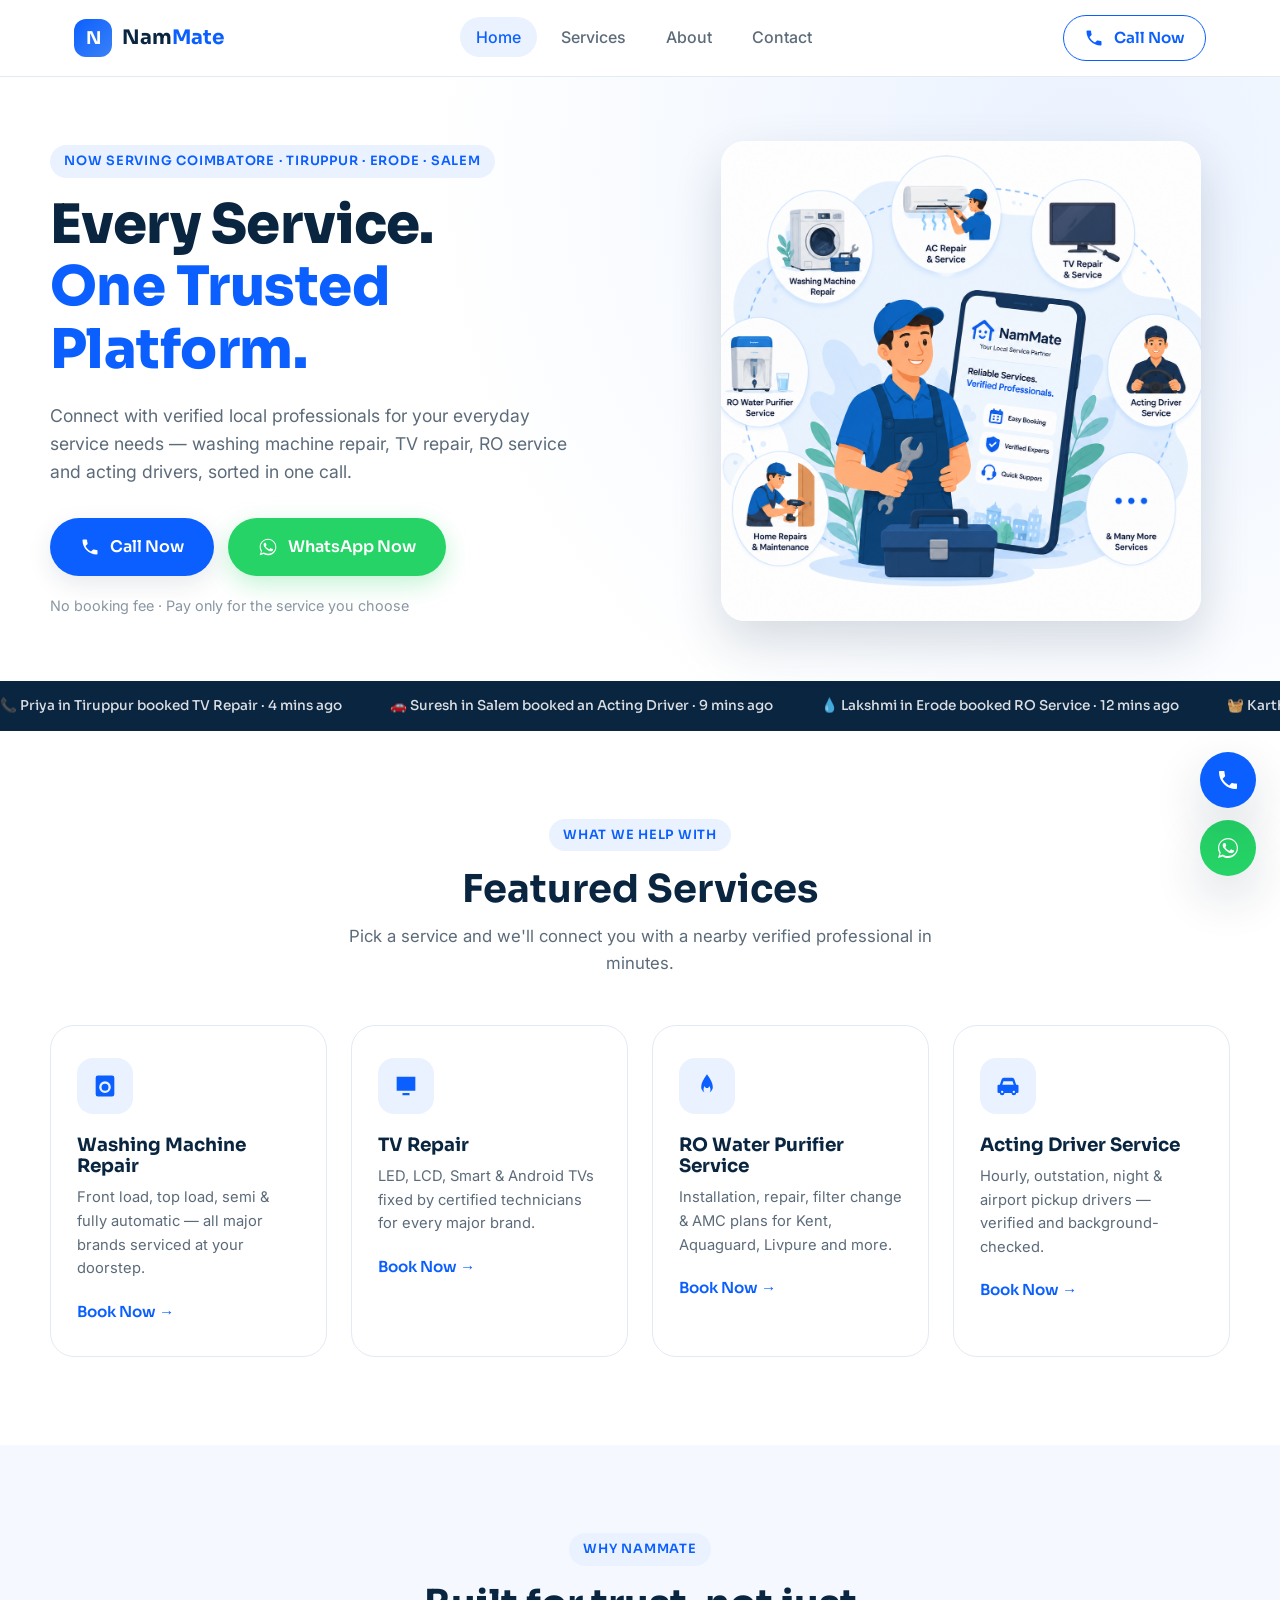
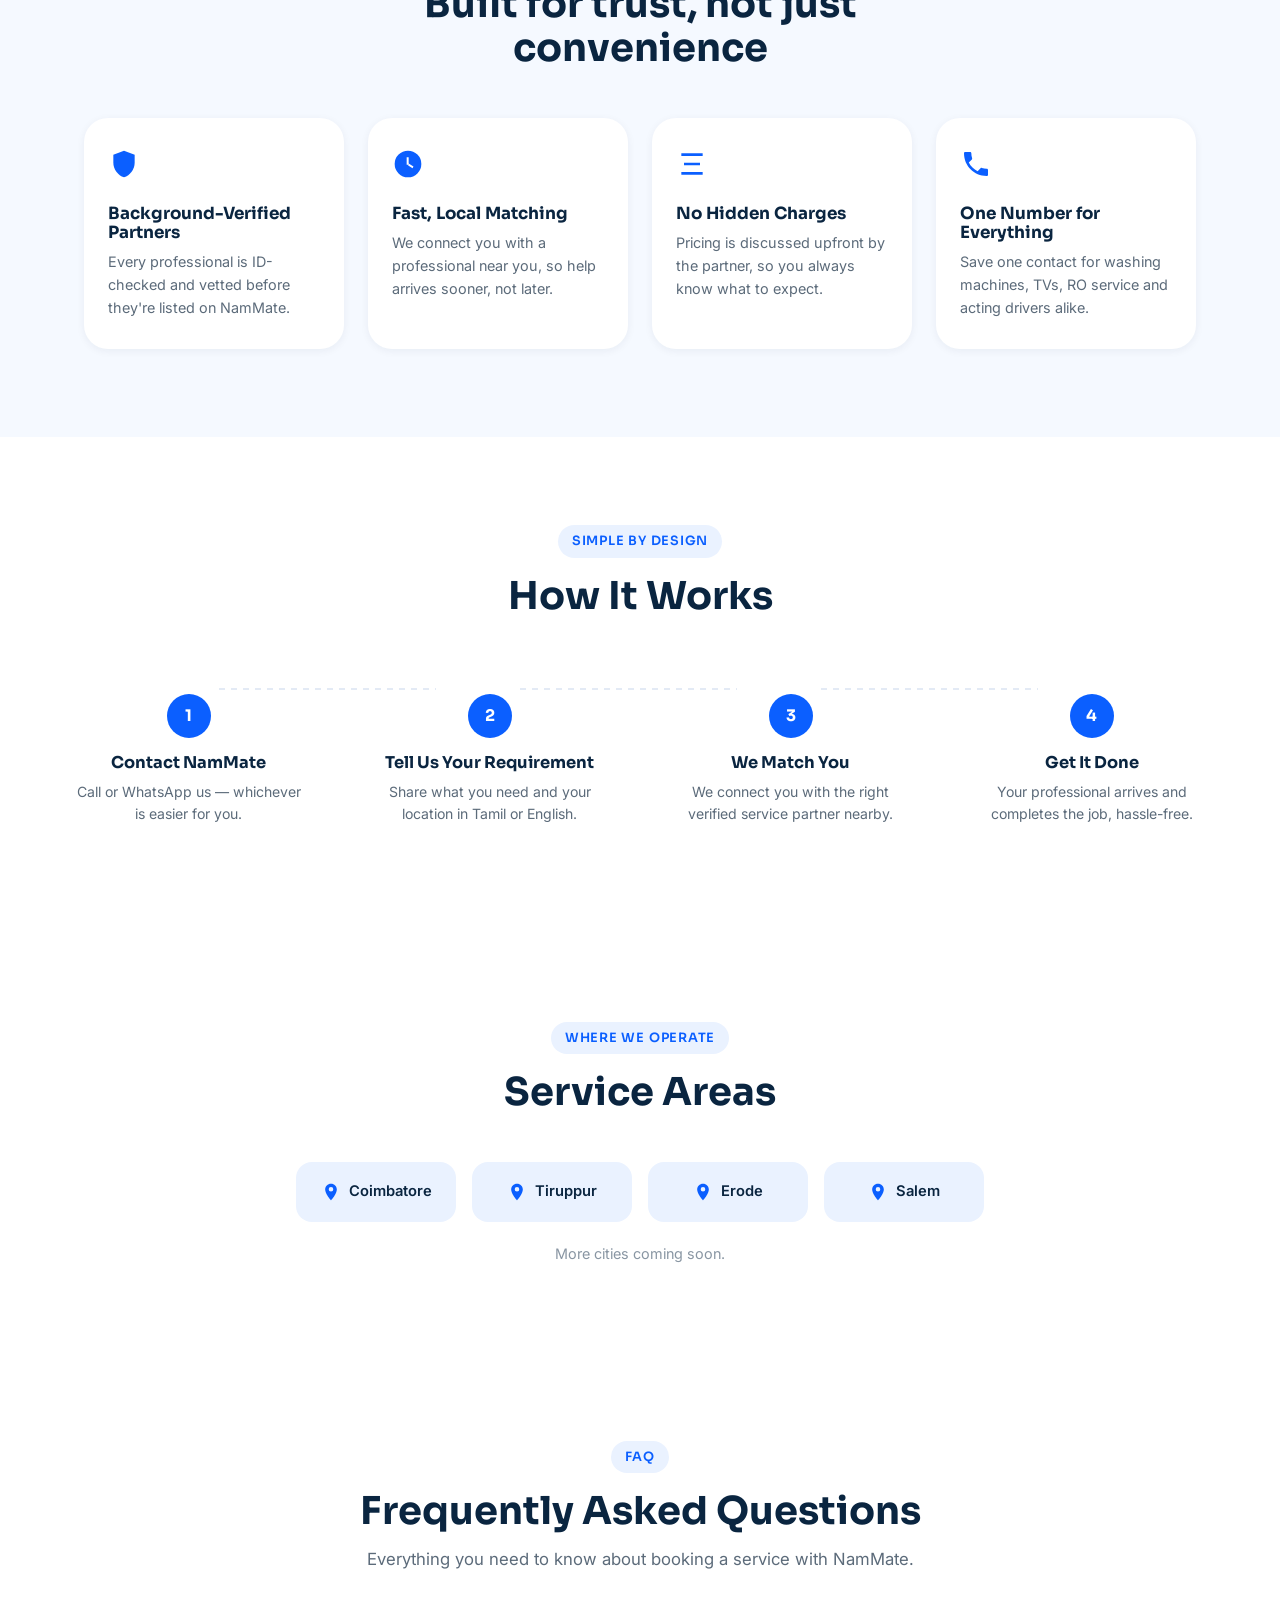
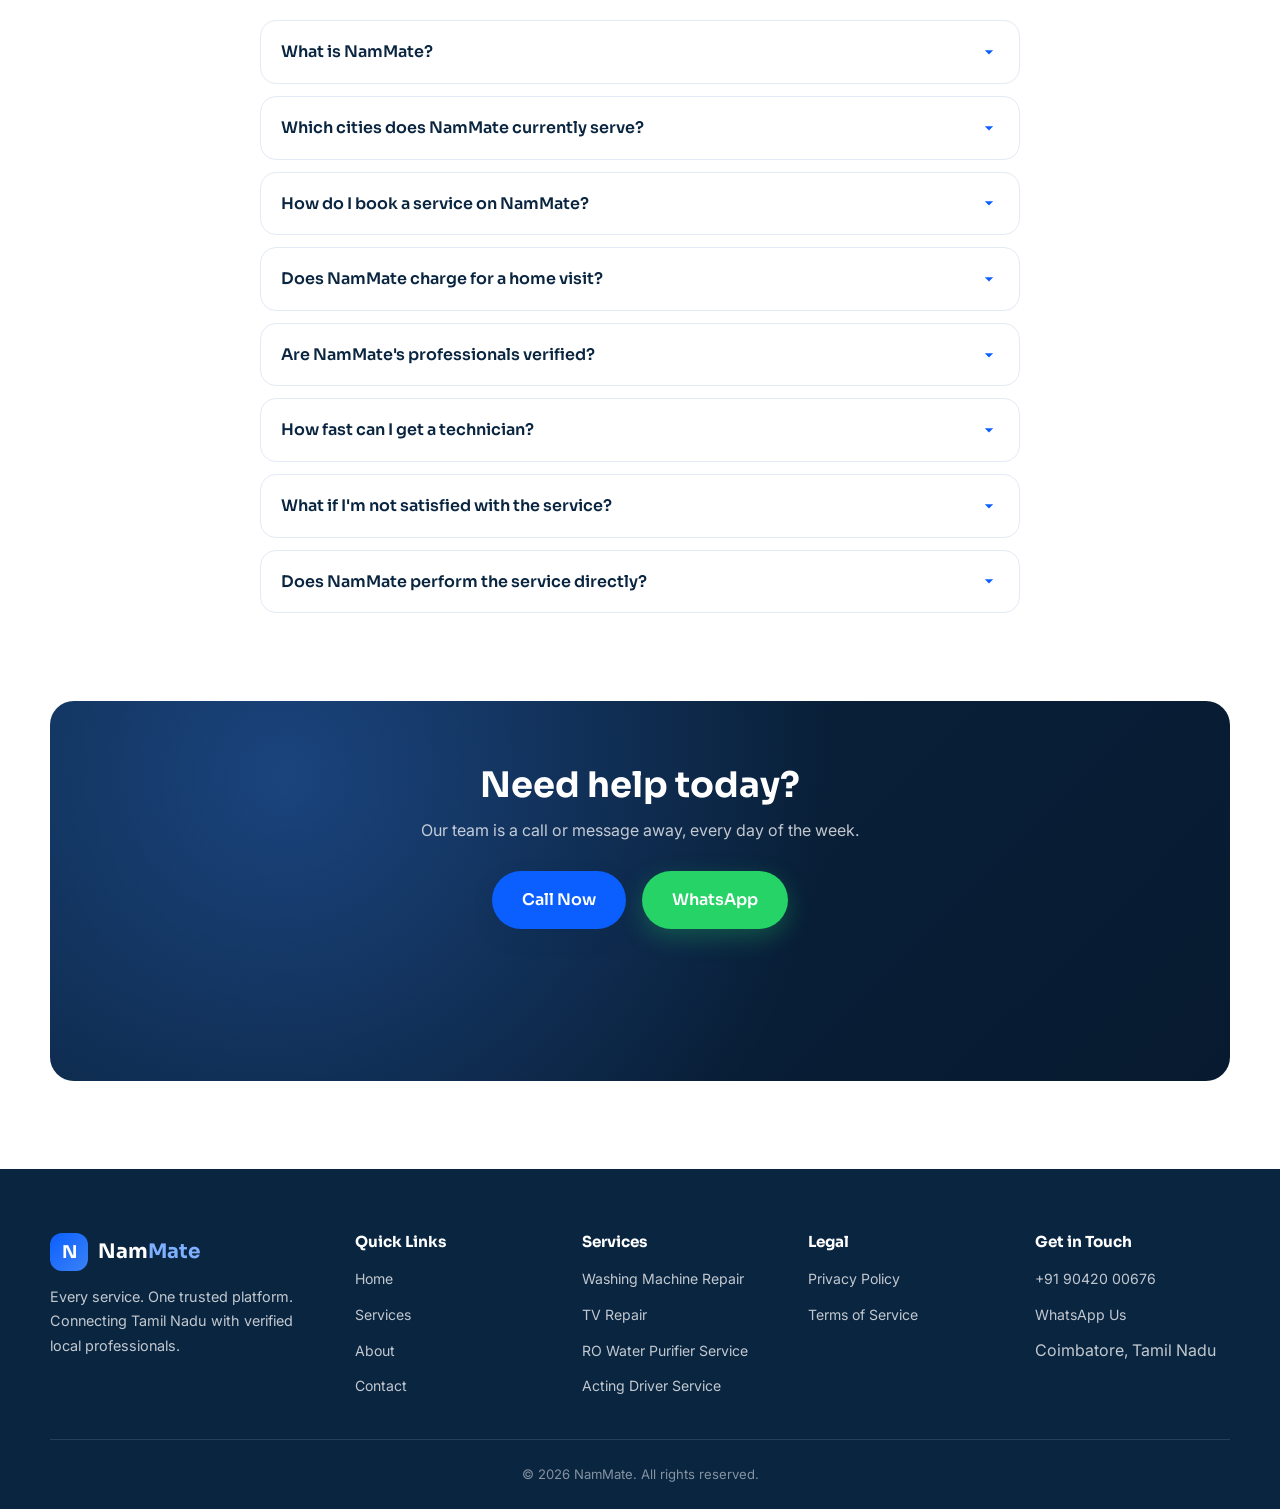
<file: index.html>
<!DOCTYPE html>
<html lang="en">
<head>
  <!-- Google tag (gtag.js) -->
<script async src="https://www.googletagmanager.com/gtag/js?id=G-GGNTT3XBMM"></script>
<script>
  window.dataLayer = window.dataLayer || [];
  function gtag(){dataLayer.push(arguments);}
  gtag('js', new Date());

  gtag('config', 'G-GGNTT3XBMM');
</script>
<meta charset="UTF-8">
<meta name="viewport" content="width=device-width, initial-scale=1.0">
<title>NamMate | Trusted Local Service Professionals in Coimbatore, Tiruppur, Erode & Salem</title>
<meta name="description" content="NamMate connects you with verified local professionals for washing machine repair, TV repair, RO service and acting drivers. Call or WhatsApp now for fast, reliable home service in Tamil Nadu.">
<link rel="canonical" href="https://nammate.in/">

<!-- Open Graph -->
<meta property="og:type" content="website">
<meta property="og:site_name" content="NamMate">
<meta property="og:title" content="NamMate | Every Service. One Trusted Platform.">
<meta property="og:description" content="Connect with verified local professionals for washing machine repair, TV repair, RO service and acting drivers across Tamil Nadu. Call or WhatsApp now.">
<meta property="og:url" content="https://nammate.in/">
<meta property="og:image" content="https://nammate.in/images/nammate-og-cover.jpg">
<meta property="og:locale" content="en_IN">

<!-- Twitter Card -->
<meta name="twitter:card" content="summary_large_image">
<meta name="twitter:title" content="NamMate | Every Service. One Trusted Platform.">
<meta name="twitter:description" content="Connect with verified local professionals for everyday home services in Tamil Nadu. Call or WhatsApp now.">
<meta name="twitter:image" content="https://nammate.in/images/nammate-og-cover.jpg">

<link rel="icon" type="image/png" href="images/favicon.png">
<link rel="preconnect" href="https://fonts.googleapis.com">
<link rel="preconnect" href="https://fonts.gstatic.com" crossorigin>
<link href="https://fonts.googleapis.com/css2?family=Sora:wght@400;500;600;700;800&family=Inter:wght@400;500;600;700&display=swap" rel="stylesheet">
<link rel="stylesheet" href="css/style.css">

<!-- Schema.org: LocalBusiness -->
<script type="application/ld+json">
{
  "@context": "https://schema.org",
  "@type": "LocalBusiness",
  "name": "NamMate",
  "url": "https://nammate.in",
  "logo": "https://nammate.in/images/logo.png",
  "image": "https://nammate.in/images/nammate-og-cover.jpg",
  "description": "NamMate is a local service marketplace connecting customers in Tamil Nadu with verified local professionals for washing machine repair, TV repair, RO water purifier service and acting driver services.",
  "areaServed": [
    { "@type": "City", "name": "Coimbatore" },
    { "@type": "City", "name": "Tiruppur" },
    { "@type": "City", "name": "Erode" },
    { "@type": "City", "name": "Salem" }
  ],
  "telephone": "+91-90420-00676",
  "priceRange": "₹₹",
  "address": {
    "@type": "PostalAddress",
    "addressLocality": "Coimbatore",
    "addressRegion": "Tamil Nadu",
    "addressCountry": "IN"
  }
}
</script>

<!-- Schema.org: Breadcrumb -->
<script type="application/ld+json">
{
  "@context": "https://schema.org",
  "@type": "BreadcrumbList",
  "itemListElement": [
    { "@type": "ListItem", "position": 1, "name": "Home", "item": "https://nammate.in/" }
  ]
}
</script>

<!-- Schema.org: FAQ -->
<script type="application/ld+json">
{
  "@context": "https://schema.org",
  "@type": "FAQPage",
  "mainEntity": [
    {
      "@type": "Question",
      "name": "What is NamMate?",
      "acceptedAnswer": { "@type": "Answer", "text": "NamMate is a local service marketplace that connects you with verified, background-checked professionals for everyday home services like appliance repair, RO service and acting drivers." }
    },
    {
      "@type": "Question",
      "name": "Which cities does NamMate currently serve?",
      "acceptedAnswer": { "@type": "Answer", "text": "NamMate currently serves Coimbatore, Tiruppur, Erode and Salem, with more cities in Tamil Nadu coming soon." }
    },
    {
      "@type": "Question",
      "name": "How do I book a service on NamMate?",
      "acceptedAnswer": { "@type": "Answer", "text": "Simply call or WhatsApp NamMate, tell us what you need, and we connect you with the right verified service partner near you." }
    },
    {
      "@type": "Question",
      "name": "Does NamMate charge for a home visit?",
      "acceptedAnswer": { "@type": "Answer", "text": "Visit charges, if any, are communicated upfront by the service partner before confirmation, so there are no surprises." }
    },
    {
      "@type": "Question",
      "name": "Are NamMate's professionals verified?",
      "acceptedAnswer": { "@type": "Answer", "text": "Yes, every professional on NamMate is background-verified before being listed on the platform." }
    },
    {
      "@type": "Question",
      "name": "How fast can I get a technician?",
      "acceptedAnswer": { "@type": "Answer", "text": "In most cases, NamMate connects you with a nearby professional within minutes, with same-day service available in most areas." }
    },
    {
      "@type": "Question",
      "name": "What if I am not satisfied with the service?",
      "acceptedAnswer": { "@type": "Answer", "text": "Our support team follows up on every booking, and we work with you and the partner to resolve any concerns quickly." }
    },
    {
      "@type": "Question",
      "name": "Does NamMate perform the service directly?",
      "acceptedAnswer": { "@type": "Answer", "text": "No, NamMate does not perform services itself. We connect you with trusted, independent local professionals who carry out the work." }
    }
  ]
}
</script>
</head>
<body>

<!-- Skip link for accessibility -->
<a class="skip-link" href="#main">Skip to content</a>

<!-- ============ HEADER / NAV ============ -->
<header class="site-header" id="siteHeader">
  <nav class="navbar" aria-label="Primary">
    <a href="index.html" class="nav-logo" aria-label="NamMate home">
      <span class="logo-mark" aria-hidden="true">N</span>
      <span class="logo-text">Nam<em>Mate</em></span>
    </a>

    <ul class="nav-links" id="navLinks">
      <li><a href="index.html" class="active">Home</a></li>
      <li><a href="#services">Services</a></li>
      <li><a href="#about">About</a></li>
      <li><a href="#contact">Contact</a></li>
    </ul>

    <div class="nav-actions">
      <a href="tel:+919042000676" class="btn btn-outline nav-call">
        <svg class="icon" viewBox="0 0 24 24" aria-hidden="true"><path d="M6.6 10.8c1.4 2.8 3.8 5.1 6.6 6.6l2.2-2.2c.3-.3.7-.4 1-.2 1.1.4 2.3.6 3.6.6.6 0 1 .4 1 1V20c0 .6-.4 1-1 1C10.5 21 3 13.5 3 4c0-.6.4-1 1-1h3.5c.6 0 1 .4 1 1 0 1.3.2 2.5.6 3.6.1.4 0 .8-.2 1L6.6 10.8z"/></svg>
        <span>Call Now</span>
      </a>
      <button class="hamburger" id="hamburgerBtn" aria-label="Open menu" aria-expanded="false" aria-controls="navLinks">
        <span></span><span></span><span></span>
      </button>
    </div>
  </nav>
</header>

<main id="main">

  <!-- ============ HERO ============ -->
  <section class="hero">
    <div class="hero-inner">
      <div class="hero-copy">
        <p class="eyebrow">Now serving Coimbatore &middot; Tiruppur &middot; Erode &middot; Salem</p>
        <h1>Every Service.<br><span class="text-accent">One Trusted Platform.</span></h1>
        <p class="hero-sub">Connect with verified local professionals for your everyday service needs &mdash; washing machine repair, TV repair, RO service and acting drivers, sorted in one call.</p>
        <div class="hero-ctas">
          <a href="tel:+919042000676" class="btn btn-primary btn-lg">
            <svg class="icon" viewBox="0 0 24 24" aria-hidden="true"><path d="M6.6 10.8c1.4 2.8 3.8 5.1 6.6 6.6l2.2-2.2c.3-.3.7-.4 1-.2 1.1.4 2.3.6 3.6.6.6 0 1 .4 1 1V20c0 .6-.4 1-1 1C10.5 21 3 13.5 3 4c0-.6.4-1 1-1h3.5c.6 0 1 .4 1 1 0 1.3.2 2.5.6 3.6.1.4 0 .8-.2 1L6.6 10.8z"/></svg>
            Call Now
          </a>
          <a href="https://wa.me/919042000676?text=Hi%20NamMate%2C%20I%20need%20help%20with%20a%20service." class="btn btn-whatsapp btn-lg" target="_blank" rel="noopener">
            <svg class="icon" viewBox="0 0 24 24" aria-hidden="true"><path d="M17.5 14.4c-.3-.1-1.7-.9-2-1-.3-.1-.5-.1-.7.1-.2.3-.8 1-.9 1.1-.2.2-.3.2-.6.1-.3-.1-1.2-.4-2.3-1.4-.9-.8-1.4-1.7-1.6-2-.2-.3 0-.5.1-.6.1-.1.3-.3.4-.5.1-.1.2-.3.3-.5.1-.2 0-.4 0-.5C10.1 9 9.6 7.8 9.4 7.3c-.2-.5-.4-.4-.6-.4h-.5c-.2 0-.5.1-.7.3-.2.3-.9.9-.9 2.2s1 2.6 1.1 2.7c.1.2 2 3 4.8 4.3.7.3 1.2.5 1.6.6.7.2 1.3.2 1.8.1.5-.1 1.7-.7 1.9-1.3.2-.7.2-1.2.2-1.3-.1-.2-.3-.2-.6-.3z"/><path d="M12 2C6.5 2 2 6.5 2 12c0 1.9.5 3.7 1.5 5.3L2 22l4.8-1.5C8.3 21.5 10.1 22 12 22c5.5 0 10-4.5 10-10S17.5 2 12 2zm0 18c-1.7 0-3.4-.5-4.8-1.3l-.3-.2-3 .9.9-2.9-.2-.3C3.7 14.8 3.2 13.4 3.2 12 3.2 7.1 7.1 3.2 12 3.2S20.8 7.1 20.8 12 16.9 20 12 20z"/></svg>
            WhatsApp Now
          </a>
        </div>
        <p class="hero-note">No booking fee &middot; Pay only for the service you choose</p>
      </div>

      <div class="hero-visual">
  <div class="hero-card hero-card-main">
    <img 
      src="nammate-services-illustration.png" 
      alt="NamMate multiple local services"
      loading="eager"
      width="480"
      height="560"
    >
  </div>
</div>
  </section>

  <!-- ============ LIVE ACTIVITY TICKER (signature element) ============ -->
  <section class="ticker" aria-label="Recent bookings">
    <div class="ticker-track" id="tickerTrack">
      <!-- items duplicated via JS for seamless loop; static fallback below -->
      <span class="ticker-item">📞 Priya in Tiruppur booked TV Repair &middot; 4 mins ago</span>
      <span class="ticker-item">🚗 Suresh in Salem booked an Acting Driver &middot; 9 mins ago</span>
      <span class="ticker-item">💧 Lakshmi in Erode booked RO Service &middot; 12 mins ago</span>
      <span class="ticker-item">🧺 Karthik in Coimbatore booked Washing Machine Repair &middot; 18 mins ago</span>
      <span class="ticker-item">📞 Meena in Tiruppur booked TV Repair &middot; 25 mins ago</span>
    </div>
  </section>

  <!-- ============ FEATURED SERVICES ============ -->
  <section class="services" id="services">
    <div class="section-head">
      <p class="eyebrow">What we help with</p>
      <h2>Featured Services</h2>
      <p class="section-sub">Pick a service and we'll connect you with a nearby verified professional in minutes.</p>
    </div>

    <div class="services-grid">
      <article class="service-card">
        <div class="service-icon" style="--accent:#0B5FFF">
          <svg viewBox="0 0 24 24"><path d="M6 3h12a2 2 0 012 2v14a2 2 0 01-2 2H6a2 2 0 01-2-2V5a2 2 0 012-2zm6 5a5 5 0 100 10 5 5 0 000-10zm0 2a3 3 0 110 6 3 3 0 010-6zM7 5h2v2H7V5z"/></svg>
        </div>
        <h3>Washing Machine Repair</h3>
        <p>Front load, top load, semi &amp; fully automatic &mdash; all major brands serviced at your doorstep.</p>
        <a href="washing-machine.html" class="btn btn-ghost">Book Now &rarr;</a>
      </article>

      <article class="service-card">
        <div class="service-icon" style="--accent:#0B5FFF">
          <svg viewBox="0 0 24 24"><path d="M4 4h16v12H4V4zm5 14h6v2H9v-2z"/></svg>
        </div>
        <h3>TV Repair</h3>
        <p>LED, LCD, Smart &amp; Android TVs fixed by certified technicians for every major brand.</p>
        <a href="tv-repair.html" class="btn btn-ghost">Book Now &rarr;</a>
      </article>

      <article class="service-card">
        <div class="service-icon" style="--accent:#0B5FFF">
          <svg viewBox="0 0 24 24"><path d="M12 2C9 6 7 9.5 7 13a5 5 0 0010 0c0-3.5-2-7-5-11zm0 16a3 3 0 01-3-3c0-.9.4-1.9 1-3 .2 1 .9 1.8 2 1.8s1.8-.8 2-1.8c.6 1.1 1 2.1 1 3a3 3 0 01-3 3z"/></svg>
        </div>
        <h3>RO Water Purifier Service</h3>
        <p>Installation, repair, filter change &amp; AMC plans for Kent, Aquaguard, Livpure and more.</p>
        <a href="ro-service.html" class="btn btn-ghost">Book Now &rarr;</a>
      </article>

      <article class="service-card">
        <div class="service-icon" style="--accent:#0B5FFF">
          <svg viewBox="0 0 24 24"><path d="M5 11l1.5-4.5A2 2 0 018.4 5h7.2a2 2 0 011.9 1.5L19 11h1a1 1 0 011 1v5a1 1 0 01-1 1h-1a2 2 0 01-4 0H9a2 2 0 01-4 0H4a1 1 0 01-1-1v-5a1 1 0 011-1h1zm2.1 0h9.8l-1-3H8.1l-1 3zM7 16a1 1 0 100 2 1 1 0 000-2zm10 0a1 1 0 100 2 1 1 0 000-2z"/></svg>
        </div>
        <h3>Acting Driver Service</h3>
        <p>Hourly, outstation, night &amp; airport pickup drivers &mdash; verified and background-checked.</p>
        <a href="acting-driver.html" class="btn btn-ghost">Book Now &rarr;</a>
      </article>
    </div>
  </section>

  <!-- ============ WHY CHOOSE NAMMATE ============ -->
  <section class="why-choose" id="about">
    <div class="section-head">
      <p class="eyebrow">Why NamMate</p>
      <h2>Built for trust, not just convenience</h2>
    </div>
    <div class="why-grid">
      <div class="why-item">
        <svg class="icon icon-lg" viewBox="0 0 24 24"><path d="M12 2 4 5v6c0 5 3.4 9.4 8 11 4.6-1.6 8-6 8-11V5l-8-3z"/></svg>
        <h3>Background-Verified Partners</h3>
        <p>Every professional is ID-checked and vetted before they're listed on NamMate.</p>
      </div>
      <div class="why-item">
        <svg class="icon icon-lg" viewBox="0 0 24 24"><path d="M12 2a10 10 0 100 20 10 10 0 000-20zm.9 10.5H11V7h1.5v4.7l3.6 2.1-.7 1.3-3.5-2.1z"/></svg>
        <h3>Fast, Local Matching</h3>
        <p>We connect you with a professional near you, so help arrives sooner, not later.</p>
      </div>
      <div class="why-item">
        <svg class="icon icon-lg" viewBox="0 0 24 24"><path d="M4 4h16v2H4V4zm0 14h16v2H4v-2zm2-5h12v-2H6v2z"/></svg>
        <h3>No Hidden Charges</h3>
        <p>Pricing is discussed upfront by the partner, so you always know what to expect.</p>
      </div>
      <div class="why-item">
        <svg class="icon icon-lg" viewBox="0 0 24 24"><path d="M6.6 10.8c1.4 2.8 3.8 5.1 6.6 6.6l2.2-2.2c.3-.3.7-.4 1-.2 1.1.4 2.3.6 3.6.6.6 0 1 .4 1 1V20c0 .6-.4 1-1 1C10.5 21 3 13.5 3 4c0-.6.4-1 1-1h3.5c.6 0 1 .4 1 1 0 1.3.2 2.5.6 3.6.1.4 0 .8-.2 1L6.6 10.8z"/></svg>
        <h3>One Number for Everything</h3>
        <p>Save one contact for washing machines, TVs, RO service and acting drivers alike.</p>
      </div>
    </div>
  </section>

  <!-- ============ HOW IT WORKS ============ -->
  <section class="how-it-works">
    <div class="section-head">
      <p class="eyebrow">Simple by design</p>
      <h2>How It Works</h2>
    </div>
    <ol class="steps">
      <li class="step">
        <span class="step-num">1</span>
        <h3>Contact NamMate</h3>
        <p>Call or WhatsApp us &mdash; whichever is easier for you.</p>
      </li>
      <li class="step">
        <span class="step-num">2</span>
        <h3>Tell Us Your Requirement</h3>
        <p>Share what you need and your location in Tamil or English.</p>
      </li>
      <li class="step">
        <span class="step-num">3</span>
        <h3>We Match You</h3>
        <p>We connect you with the right verified service partner nearby.</p>
      </li>
      <li class="step">
        <span class="step-num">4</span>
        <h3>Get It Done</h3>
        <p>Your professional arrives and completes the job, hassle-free.</p>
      </li>
    </ol>
  </section>

  <!-- ============ SERVICE AREAS ============ -->
  <section class="areas">
    <div class="section-head">
      <p class="eyebrow">Where we operate</p>
      <h2>Service Areas</h2>
    </div>
    <div class="areas-grid">
      <div class="area-card"><svg class="icon" viewBox="0 0 24 24"><path d="M12 2C8 2 5 5.1 5 9c0 5.2 7 13 7 13s7-7.8 7-13c0-3.9-3-7-7-7zm0 9.5A2.5 2.5 0 1112 6a2.5 2.5 0 010 5.5z"/></svg><span>Coimbatore</span></div>
      <div class="area-card"><svg class="icon" viewBox="0 0 24 24"><path d="M12 2C8 2 5 5.1 5 9c0 5.2 7 13 7 13s7-7.8 7-13c0-3.9-3-7-7-7zm0 9.5A2.5 2.5 0 1112 6a2.5 2.5 0 010 5.5z"/></svg><span>Tiruppur</span></div>
      <div class="area-card"><svg class="icon" viewBox="0 0 24 24"><path d="M12 2C8 2 5 5.1 5 9c0 5.2 7 13 7 13s7-7.8 7-13c0-3.9-3-7-7-7zm0 9.5A2.5 2.5 0 1112 6a2.5 2.5 0 010 5.5z"/></svg><span>Erode</span></div>
      <div class="area-card"><svg class="icon" viewBox="0 0 24 24"><path d="M12 2C8 2 5 5.1 5 9c0 5.2 7 13 7 13s7-7.8 7-13c0-3.9-3-7-7-7zm0 9.5A2.5 2.5 0 1112 6a2.5 2.5 0 010 5.5z"/></svg><span>Salem</span></div>
    </div>
    <p class="areas-note">More cities coming soon.</p>
  </section>

  <!-- ============ FAQ ============ -->
  <section class="faq" id="faq">
  <div class="section-head">
    <span class="eyebrow">FAQ</span>
    <h2>Frequently Asked Questions</h2>
    <p class="section-sub">
      Everything you need to know about booking a service with NamMate.
    </p>
  </div>

  <div class="faq-list">

    <!-- FAQ 1 -->
    <div class="faq-item">
      <button class="faq-question" aria-expanded="false">
        <span>What is NamMate?</span>
        <svg class="icon faq-chevron" viewBox="0 0 24 24">
          <path d="M7 10l5 5 5-5z"/>
        </svg>
      </button>

      <div class="faq-answer">
        <p>
          NamMate is a local service platform that helps you find trusted
          professionals for home and personal services. You can contact us
          for services such as washing machine repair, TV service, RO water
          purifier service, AC service, drivers and more.
        </p>
      </div>
    </div>

    <!-- FAQ 2 -->
    <div class="faq-item">
      <button class="faq-question" aria-expanded="false">
        <span>Which cities does NamMate currently serve?</span>
        <svg class="icon faq-chevron" viewBox="0 0 24 24">
          <path d="M7 10l5 5 5-5z"/>
        </svg>
      </button>

      <div class="faq-answer">
        <p>
          NamMate currently focuses on serving customers in Coimbatore and
          nearby areas. We are continuously expanding our network of
          professionals to cover more locations.
        </p>
      </div>
    </div>

    <!-- FAQ 3 -->
    <div class="faq-item">
      <button class="faq-question" aria-expanded="false">
        <span>How do I book a service on NamMate?</span>
        <svg class="icon faq-chevron" viewBox="0 0 24 24">
          <path d="M7 10l5 5 5-5z"/>
        </svg>
      </button>

      <div class="faq-answer">
        <p>
          Booking is simple. Choose the service you need, then contact us
          through the call or WhatsApp option on the website. We will connect
          you with a suitable local professional and help arrange the service.
        </p>
      </div>
    </div>

    <!-- FAQ 4 -->
    <div class="faq-item">
      <button class="faq-question" aria-expanded="false">
        <span>Does NamMate charge for a home visit?</span>
        <svg class="icon faq-chevron" viewBox="0 0 24 24">
          <path d="M7 10l5 5 5-5z"/>
        </svg>
      </button>

      <div class="faq-answer">
        <p>
          Home visit charges may vary depending on the service and
          professional. Any applicable visit or inspection charges will be
          communicated before the service is carried out.
        </p>
      </div>
    </div>

    <!-- FAQ 5 -->
    <div class="faq-item">
      <button class="faq-question" aria-expanded="false">
        <span>Are NamMate's professionals verified?</span>
        <svg class="icon faq-chevron" viewBox="0 0 24 24">
          <path d="M7 10l5 5 5-5z"/>
        </svg>
      </button>

      <div class="faq-answer">
        <p>
          We work with local professionals and service providers after
          checking their service details and experience. We aim to connect
          customers with reliable professionals for their service needs.
        </p>
      </div>
    </div>

    <!-- FAQ 6 -->
    <div class="faq-item">
      <button class="faq-question" aria-expanded="false">
        <span>How fast can I get a technician?</span>
        <svg class="icon faq-chevron" viewBox="0 0 24 24">
          <path d="M7 10l5 5 5-5z"/>
        </svg>
      </button>

      <div class="faq-answer">
        <p>
          Response time depends on the service, location and availability of
          professionals. We will try to connect you with an available
          technician as quickly as possible.
        </p>
      </div>
    </div>

    <!-- FAQ 7 -->
    <div class="faq-item">
      <button class="faq-question" aria-expanded="false">
        <span>What if I'm not satisfied with the service?</span>
        <svg class="icon faq-chevron" viewBox="0 0 24 24">
          <path d="M7 10l5 5 5-5z"/>
        </svg>
      </button>

      <div class="faq-answer">
        <p>
          If you are not satisfied with the service, please contact NamMate
          through phone or WhatsApp. We will listen to your concern and help
          you communicate with the service professional to find a suitable
          resolution.
        </p>
      </div>
    </div>

    <!-- FAQ 8 -->
    <div class="faq-item">
      <button class="faq-question" aria-expanded="false">
        <span>Does NamMate perform the service directly?</span>
        <svg class="icon faq-chevron" viewBox="0 0 24 24">
          <path d="M7 10l5 5 5-5z"/>
        </svg>
      </button>

      <div class="faq-answer">
        <p>
          NamMate is a platform that connects customers with local
          professionals. The actual service is performed by the selected
          service professional, while NamMate helps customers find and
          connect with the right person.
        </p>
      </div>
    </div>

  </div>
</section>
  <!-- ============ FINAL CTA BANNER ============ -->
  <section class="final-cta" id="contact">
    <div class="final-cta-inner">
      <h2>Need help today?</h2>
      <p>Our team is a call or message away, every day of the week.</p>
      <div class="final-cta-actions">
        <a href="tel:+919042000676" class="btn btn-primary btn-lg">Call Now</a>
        <a href="https://wa.me/919042000676?text=Hi%20NamMate%2C%20I%20need%20help%20with%20a%20service." class="btn btn-whatsapp btn-lg" target="_blank" rel="noopener">WhatsApp</a>
      </div>
    </div>
  </section>

</main>

<!-- ============ FOOTER ============ -->
<footer class="site-footer">
  <div class="footer-grid">
    <div class="footer-brand">
      <a href="index.html" class="nav-logo">
        <span class="logo-mark" aria-hidden="true">N</span>
        <span class="logo-text">Nam<em>Mate</em></span>
      </a>
      <p>Every service. One trusted platform. Connecting Tamil Nadu with verified local professionals.</p>
    </div>

    <div class="footer-col">
      <h3>Quick Links</h3>
      <ul>
        <li><a href="index.html">Home</a></li>
        <li><a href="#services">Services</a></li>
        <li><a href="#about">About</a></li>
        <li><a href="#contact">Contact</a></li>
      </ul>
    </div>

    <div class="footer-col">
      <h3>Services</h3>
      <ul>
        <li><a href="washing-machine.html">Washing Machine Repair</a></li>
        <li><a href="tv-repair.html">TV Repair</a></li>
        <li><a href="ro-service.html">RO Water Purifier Service</a></li>
        <li><a href="acting-driver.html">Acting Driver Service</a></li>
      </ul>
    </div>

    <div class="footer-col">
      <h3>Legal</h3>
      <ul>
        <li><a href="privacy-policy.html">Privacy Policy</a></li>
        <li><a href="terms.html">Terms of Service</a></li>
      </ul>
    </div>

    <div class="footer-col">
      <h3>Get in Touch</h3>
      <ul>
        <li><a href="tel:+919042000676">+91 90420 00676</a></li>
        <li><a href="https://wa.me/919042000676" target="_blank" rel="noopener">WhatsApp Us</a></li>
        <li>Coimbatore, Tamil Nadu</li>
      </ul>
    </div>
  </div>

  <div class="footer-bottom">
    <p>&copy; <span id="year"></span> NamMate. All rights reserved.</p>
  </div>
</footer>

<!-- ============ FLOATING BUTTONS ============ -->
<a href="https://wa.me/919042000676?text=Hi%20NamMate%2C%20I%20need%20help%20with%20a%20service." class="float-btn float-whatsapp" target="_blank" rel="noopener" aria-label="Chat on WhatsApp">
  <svg class="icon" viewBox="0 0 24 24"><path d="M17.5 14.4c-.3-.1-1.7-.9-2-1-.3-.1-.5-.1-.7.1-.2.3-.8 1-.9 1.1-.2.2-.3.2-.6.1-.3-.1-1.2-.4-2.3-1.4-.9-.8-1.4-1.7-1.6-2-.2-.3 0-.5.1-.6.1-.1.3-.3.4-.5.1-.1.2-.3.3-.5.1-.2 0-.4 0-.5C10.1 9 9.6 7.8 9.4 7.3c-.2-.5-.4-.4-.6-.4h-.5c-.2 0-.5.1-.7.3-.2.3-.9.9-.9 2.2s1 2.6 1.1 2.7c.1.2 2 3 4.8 4.3.7.3 1.2.5 1.6.6.7.2 1.3.2 1.8.1.5-.1 1.7-.7 1.9-1.3.2-.7.2-1.2.2-1.3-.1-.2-.3-.2-.6-.3z"/><path d="M12 2C6.5 2 2 6.5 2 12c0 1.9.5 3.7 1.5 5.3L2 22l4.8-1.5C8.3 21.5 10.1 22 12 22c5.5 0 10-4.5 10-10S17.5 2 12 2zm0 18c-1.7 0-3.4-.5-4.8-1.3l-.3-.2-3 .9.9-2.9-.2-.3C3.7 14.8 3.2 13.4 3.2 12 3.2 7.1 7.1 3.2 12 3.2S20.8 7.1 20.8 12 16.9 20 12 20z"/></svg>
</a>
<a href="tel:+919042000676" class="float-btn float-call" aria-label="Call NamMate">
  <svg class="icon" viewBox="0 0 24 24"><path d="M6.6 10.8c1.4 2.8 3.8 5.1 6.6 6.6l2.2-2.2c.3-.3.7-.4 1-.2 1.1.4 2.3.6 3.6.6.6 0 1 .4 1 1V20c0 .6-.4 1-1 1C10.5 21 3 13.5 3 4c0-.6.4-1 1-1h3.5c.6 0 1 .4 1 1 0 1.3.2 2.5.6 3.6.1.4 0 .8-.2 1L6.6 10.8z"/></svg>
</a>
<button class="float-btn back-to-top" id="backToTop" aria-label="Back to top" hidden>
  <svg class="icon" viewBox="0 0 24 24"><path d="M12 5l-7 7 1.4 1.4L11 8.8V19h2V8.8l4.6 4.6L19 12z"/></svg>
</button>

<script src="js/script.js" defer></script>
</body>
</html>
</file>
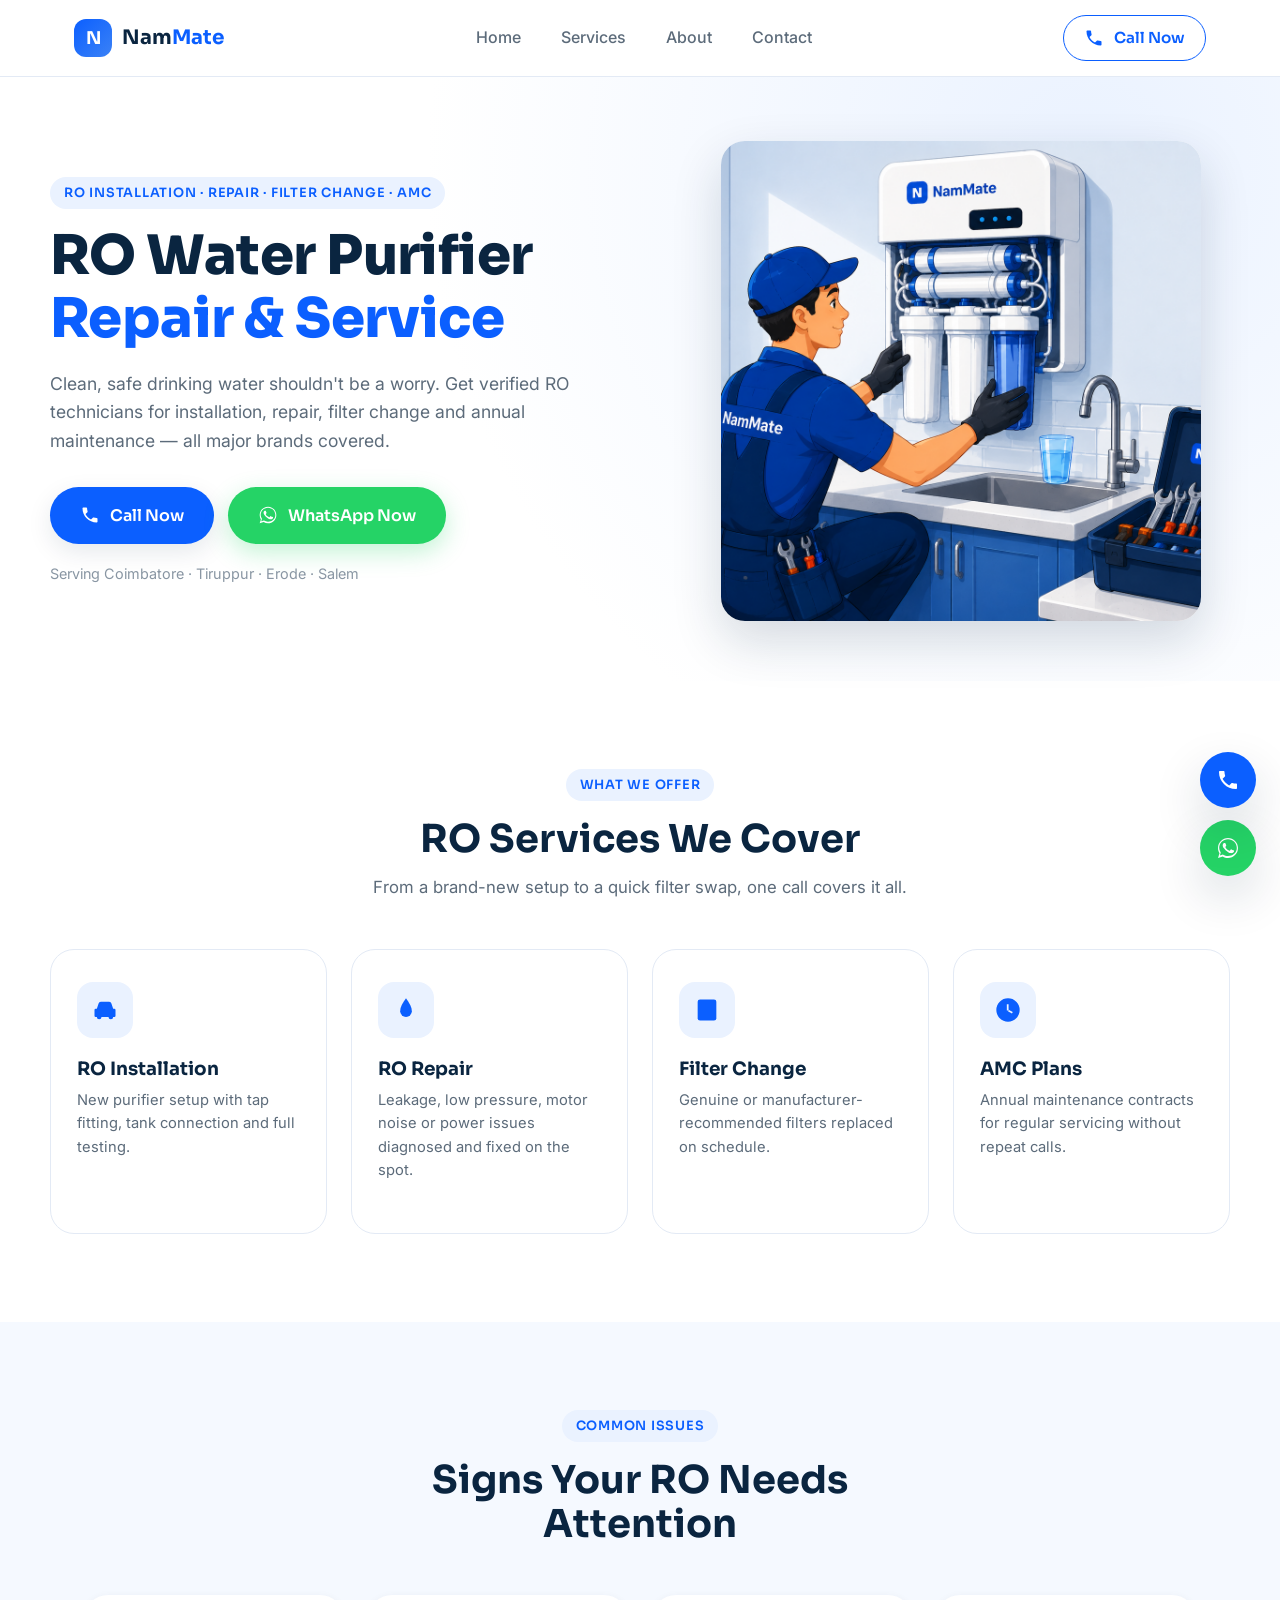
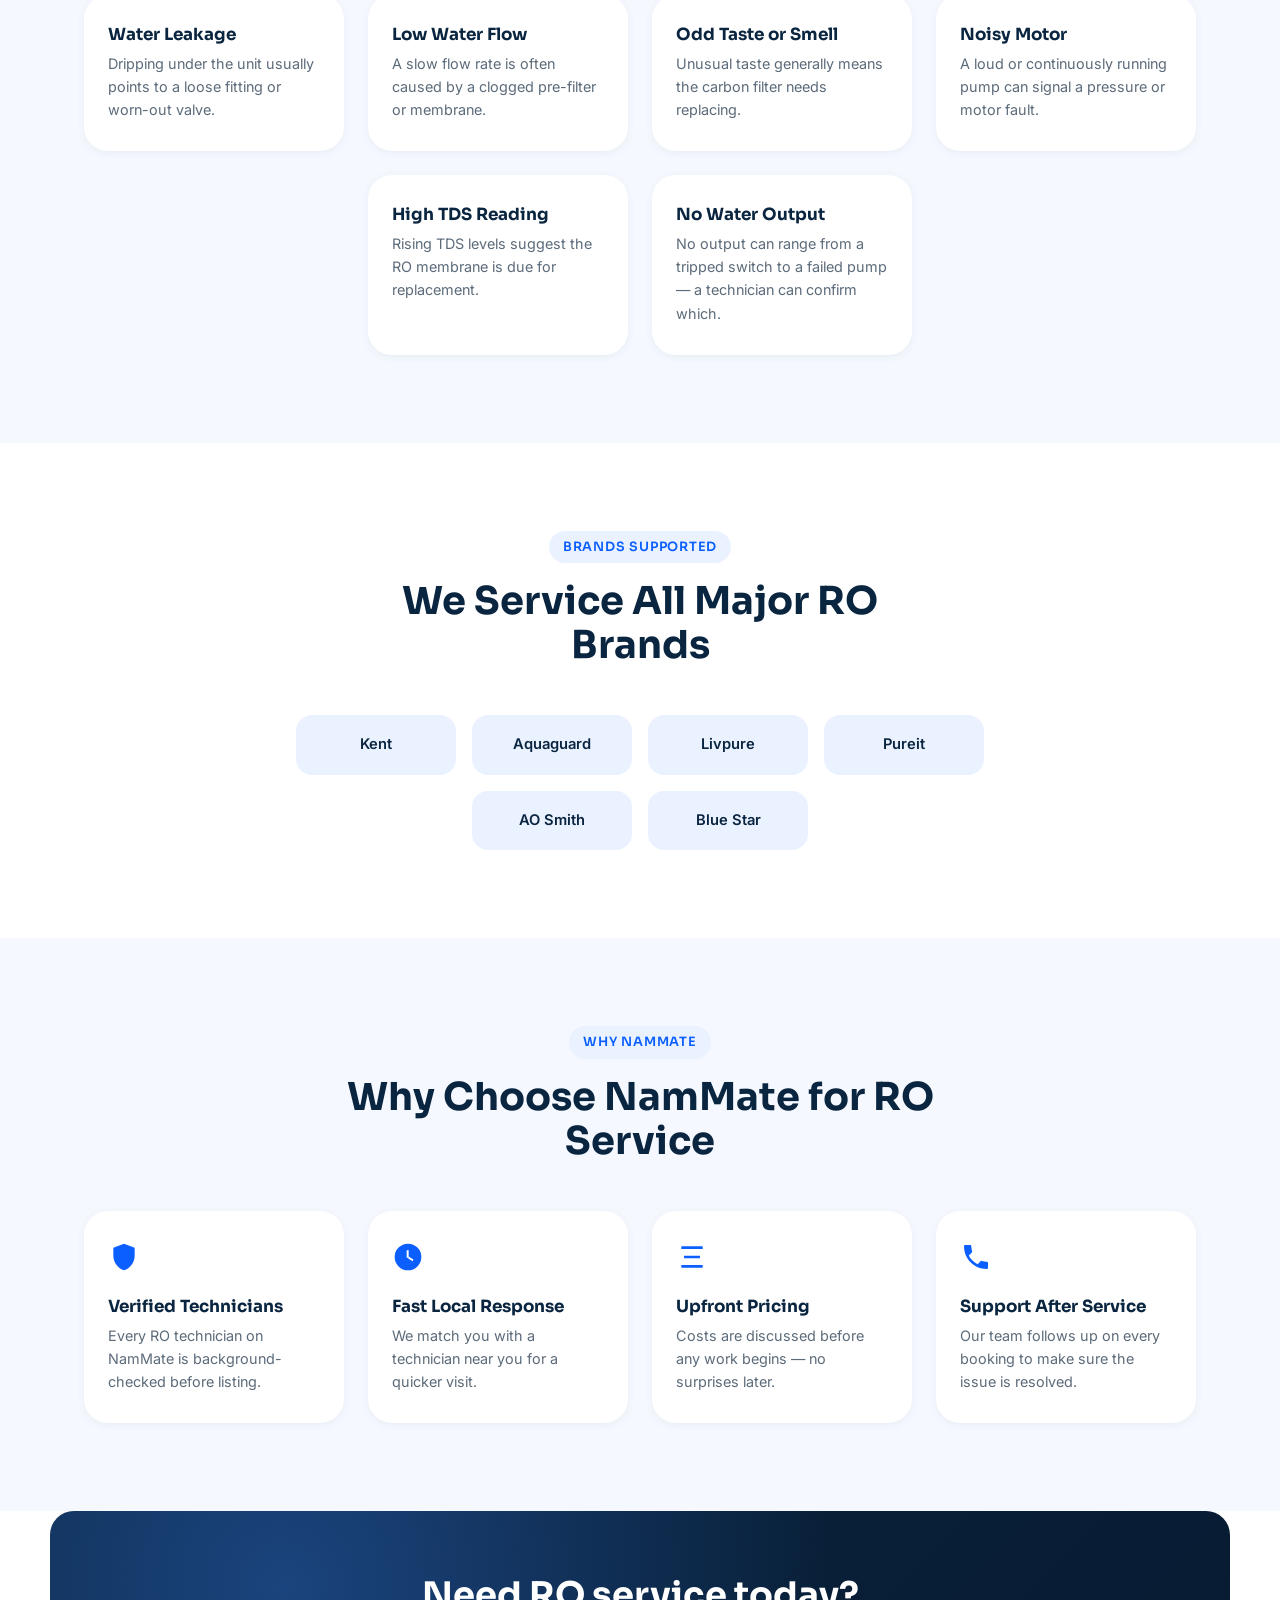
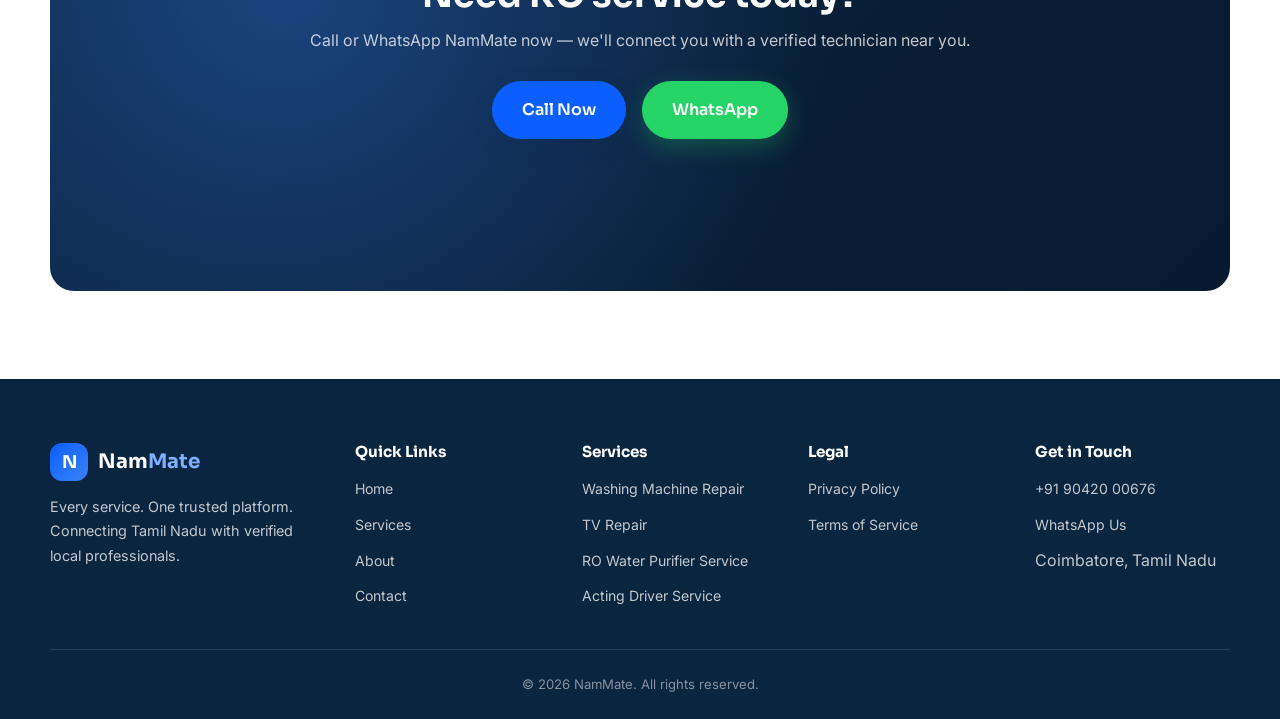
<file: ro-service.html>
<!DOCTYPE html>
<html lang="en">
<head>
<meta charset="UTF-8">
<meta name="viewport" content="width=device-width, initial-scale=1.0">
<title>RO Water Purifier Repair & Service in Coimbatore, Tiruppur, Erode & Salem | NamMate</title>
<meta name="description" content="Book verified RO water purifier installation, repair, filter change and AMC plans for Kent, Aquaguard, Livpure, Pureit, AO Smith and Blue Star. Call or WhatsApp NamMate now.">
<link rel="canonical" href="https://nammate.in/ro-service.html">

<!-- Open Graph -->
<meta property="og:type" content="website">
<meta property="og:site_name" content="NamMate">
<meta property="og:title" content="RO Water Purifier Repair & Service | NamMate">
<meta property="og:description" content="Verified RO installation, repair, filter change and AMC for all major brands. Fast local service across Tamil Nadu.">
<meta property="og:url" content="https://nammate.in/ro-service.html">
<meta property="og:image" content="https://nammate.in/images/ro-service-og-cover.jpg">
<meta property="og:locale" content="en_IN">

<!-- Twitter Card -->
<meta name="twitter:card" content="summary_large_image">
<meta name="twitter:title" content="RO Water Purifier Repair & Service | NamMate">
<meta name="twitter:description" content="Verified RO installation, repair, filter change and AMC for all major brands across Tamil Nadu.">
<meta name="twitter:image" content="https://nammate.in/images/ro-service-og-cover.jpg">

<link rel="icon" type="image/png" href="images/favicon.png">
<link rel="preconnect" href="https://fonts.googleapis.com">
<link rel="preconnect" href="https://fonts.gstatic.com" crossorigin>
<link href="https://fonts.googleapis.com/css2?family=Sora:wght@400;500;600;700;800&family=Inter:wght@400;500;600;700&display=swap" rel="stylesheet">
<link rel="stylesheet" href="css/style.css">

<!-- Schema.org: LocalBusiness -->
<script type="application/ld+json">
{
  "@context": "https://schema.org",
  "@type": "LocalBusiness",
  "name": "NamMate",
  "url": "https://nammate.in",
  "logo": "https://nammate.in/images/logo.png",
  "telephone": "+91-90420-00676",
  "priceRange": "₹₹",
  "areaServed": [
    { "@type": "City", "name": "Coimbatore" },
    { "@type": "City", "name": "Tiruppur" },
    { "@type": "City", "name": "Erode" },
    { "@type": "City", "name": "Salem" }
  ],
  "address": {
    "@type": "PostalAddress",
    "addressLocality": "Coimbatore",
    "addressRegion": "Tamil Nadu",
    "addressCountry": "IN"
  }
}
</script>

<!-- Schema.org: Breadcrumb -->
<script type="application/ld+json">
{
  "@context": "https://schema.org",
  "@type": "BreadcrumbList",
  "itemListElement": [
    { "@type": "ListItem", "position": 1, "name": "Home", "item": "https://nammate.in/" },
    { "@type": "ListItem", "position": 2, "name": "RO Water Purifier Service", "item": "https://nammate.in/ro-service.html" }
  ]
}
</script>

<!-- Schema.org: Service -->
<script type="application/ld+json">
{
  "@context": "https://schema.org",
  "@type": "Service",
  "serviceType": "RO Water Purifier Installation, Repair, Filter Change and AMC",
  "provider": {
    "@type": "LocalBusiness",
    "name": "NamMate",
    "telephone": "+91-90420-00676"
  },
  "areaServed": ["Coimbatore", "Tiruppur", "Erode", "Salem"],
  "description": "Verified local professionals for RO installation, repair, filter replacement and annual maintenance contracts for Kent, Aquaguard, Livpure, Pureit, AO Smith and Blue Star purifiers."
}
</script>

</head>
<body>

<a class="skip-link" href="#main">Skip to content</a>

<!-- ============ HEADER / NAV ============ -->
<header class="site-header" id="siteHeader">
  <nav class="navbar" aria-label="Primary">
    <a href="index.html" class="nav-logo" aria-label="NamMate home">
      <span class="logo-mark" aria-hidden="true">N</span>
      <span class="logo-text">Nam<em>Mate</em></span>
    </a>
    <ul class="nav-links" id="navLinks">
      <li><a href="index.html">Home</a></li>
      <li><a href="index.html#services">Services</a></li>
      <li><a href="index.html#about">About</a></li>
      <li><a href="index.html#contact">Contact</a></li>
    </ul>
    <div class="nav-actions">
      <a href="tel:+919042000676" class="btn btn-outline nav-call">
        <svg class="icon" viewBox="0 0 24 24" aria-hidden="true"><path d="M6.6 10.8c1.4 2.8 3.8 5.1 6.6 6.6l2.2-2.2c.3-.3.7-.4 1-.2 1.1.4 2.3.6 3.6.6.6 0 1 .4 1 1V20c0 .6-.4 1-1 1C10.5 21 3 13.5 3 4c0-.6.4-1 1-1h3.5c.6 0 1 .4 1 1 0 1.3.2 2.5.6 3.6.1.4 0 .8-.2 1L6.6 10.8z"/></svg>
        <span>Call Now</span>
      </a>
      <button class="hamburger" id="hamburgerBtn" aria-label="Open menu" aria-expanded="false" aria-controls="navLinks">
        <span></span><span></span><span></span>
      </button>
    </div>
  </nav>
</header>

<main id="main">

  <!-- ============ HERO ============ -->
  <section class="hero hero-inner-page">
    <div class="hero-inner">
      <div class="hero-copy">
        <p class="eyebrow">RO Installation &middot; Repair &middot; Filter Change &middot; AMC</p>
        <h1>RO Water Purifier <span class="text-accent">Repair &amp; Service</span></h1>
        <p class="hero-sub">Clean, safe drinking water shouldn't be a worry. Get verified RO technicians for installation, repair, filter change and annual maintenance &mdash; all major brands covered.</p>
        <div class="hero-ctas">
          <a href="tel:+919042000676" class="btn btn-primary btn-lg">
            <svg class="icon" viewBox="0 0 24 24" aria-hidden="true"><path d="M6.6 10.8c1.4 2.8 3.8 5.1 6.6 6.6l2.2-2.2c.3-.3.7-.4 1-.2 1.1.4 2.3.6 3.6.6.6 0 1 .4 1 1V20c0 .6-.4 1-1 1C10.5 21 3 13.5 3 4c0-.6.4-1 1-1h3.5c.6 0 1 .4 1 1 0 1.3.2 2.5.6 3.6.1.4 0 .8-.2 1L6.6 10.8z"/></svg>
            Call Now
          </a>
          <a href="https://wa.me/919042000676?text=Hi%20NamMate%2C%20I%20need%20RO%20water%20purifier%20service." class="btn btn-whatsapp btn-lg" target="_blank" rel="noopener">
            <svg class="icon" viewBox="0 0 24 24" aria-hidden="true"><path d="M17.5 14.4c-.3-.1-1.7-.9-2-1-.3-.1-.5-.1-.7.1-.2.3-.8 1-.9 1.1-.2.2-.3.2-.6.1-.3-.1-1.2-.4-2.3-1.4-.9-.8-1.4-1.7-1.6-2-.2-.3 0-.5.1-.6.1-.1.3-.3.4-.5.1-.1.2-.3.3-.5.1-.2 0-.4 0-.5C10.1 9 9.6 7.8 9.4 7.3c-.2-.5-.4-.4-.6-.4h-.5c-.2 0-.5.1-.7.3-.2.3-.9.9-.9 2.2s1 2.6 1.1 2.7c.1.2 2 3 4.8 4.3.7.3 1.2.5 1.6.6.7.2 1.3.2 1.8.1.5-.1 1.7-.7 1.9-1.3.2-.7.2-1.2.2-1.3-.1-.2-.3-.2-.6-.3z"/><path d="M12 2C6.5 2 2 6.5 2 12c0 1.9.5 3.7 1.5 5.3L2 22l4.8-1.5C8.3 21.5 10.1 22 12 22c5.5 0 10-4.5 10-10S17.5 2 12 2zm0 18c-1.7 0-3.4-.5-4.8-1.3l-.3-.2-3 .9.9-2.9-.2-.3C3.7 14.8 3.2 13.4 3.2 12 3.2 7.1 7.1 3.2 12 3.2S20.8 7.1 20.8 12 16.9 20 12 20z"/></svg>
            WhatsApp Now
          </a>
        </div>
        <p class="hero-note">Serving Coimbatore &middot; Tiruppur &middot; Erode &middot; Salem</p>
      </div>
      <div class="hero-visual" aria-hidden="true">
  <div class="hero-card hero-card-main">
    <img
      src="ro_service.png"
      alt="RO water purifier service"
      loading="eager"
      width="520"
      height="600">
  </div>
</div>
  </section>

  <!-- ============ SERVICE TYPES / BENEFITS ============ -->
  <section class="services" aria-label="RO services offered">
    <div class="section-head">
      <p class="eyebrow">What we offer</p>
      <h2>RO Services We Cover</h2>
      <p class="section-sub">From a brand-new setup to a quick filter swap, one call covers it all.</p>
    </div>
    <div class="services-grid">
      <article class="service-card">
        <div class="service-icon"><svg viewBox="0 0 24 24"><path d="M5 11l1.5-4.5A2 2 0 018.4 5h7.2a2 2 0 011.9 1.5L19 11h1a1 1 0 011 1v5a1 1 0 01-1 1h-1a2 2 0 01-4 0H9a2 2 0 01-4 0H4a1 1 0 01-1-1v-5a1 1 0 011-1h1z"/></svg></div>
        <h3>RO Installation</h3>
        <p>New purifier setup with tap fitting, tank connection and full testing.</p>
      </article>
      <article class="service-card">
        <div class="service-icon"><svg viewBox="0 0 24 24"><path d="M12 2C9 6 7 9.5 7 13a5 5 0 0010 0c0-3.5-2-7-5-11z"/></svg></div>
        <h3>RO Repair</h3>
        <p>Leakage, low pressure, motor noise or power issues diagnosed and fixed on the spot.</p>
      </article>
      <article class="service-card">
        <div class="service-icon"><svg viewBox="0 0 24 24"><path d="M6 3h12a2 2 0 012 2v14a2 2 0 01-2 2H6a2 2 0 01-2-2V5a2 2 0 012-2z"/></svg></div>
        <h3>Filter Change</h3>
        <p>Genuine or manufacturer-recommended filters replaced on schedule.</p>
      </article>
      <article class="service-card">
        <div class="service-icon"><svg viewBox="0 0 24 24"><path d="M12 2a10 10 0 100 20 10 10 0 000-20zm.9 10.5H11V7h1.5v4.7l3.6 2.1-.7 1.3-3.5-2.1z"/></svg></div>
        <h3>AMC Plans</h3>
        <p>Annual maintenance contracts for regular servicing without repeat calls.</p>
      </article>
    </div>
  </section>

  <!-- ============ COMMON PROBLEMS ============ -->
  <section class="why-choose">
    <div class="section-head">
      <p class="eyebrow">Common issues</p>
      <h2>Signs Your RO Needs Attention</h2>
    </div>
    <div class="why-grid">
      <div class="why-item">
        <h3>Water Leakage</h3>
        <p>Dripping under the unit usually points to a loose fitting or worn-out valve.</p>
      </div>
      <div class="why-item">
        <h3>Low Water Flow</h3>
        <p>A slow flow rate is often caused by a clogged pre-filter or membrane.</p>
      </div>
      <div class="why-item">
        <h3>Odd Taste or Smell</h3>
        <p>Unusual taste generally means the carbon filter needs replacing.</p>
      </div>
      <div class="why-item">
        <h3>Noisy Motor</h3>
        <p>A loud or continuously running pump can signal a pressure or motor fault.</p>
      </div>
      <div class="why-item">
        <h3>High TDS Reading</h3>
        <p>Rising TDS levels suggest the RO membrane is due for replacement.</p>
      </div>
      <div class="why-item">
        <h3>No Water Output</h3>
        <p>No output can range from a tripped switch to a failed pump &mdash; a technician can confirm which.</p>
      </div>
    </div>
  </section>

  <!-- ============ BRANDS SUPPORTED ============ -->
  <section class="areas">
    <div class="section-head">
      <p class="eyebrow">Brands supported</p>
      <h2>We Service All Major RO Brands</h2>
    </div>
    <div class="areas-grid brands-grid">
      <div class="area-card">Kent</div>
      <div class="area-card">Aquaguard</div>
      <div class="area-card">Livpure</div>
      <div class="area-card">Pureit</div>
      <div class="area-card">AO Smith</div>
      <div class="area-card">Blue Star</div>
    </div>
  </section>

  <!-- ============ WHY CHOOSE US ============ -->
  <section class="why-choose">
    <div class="section-head">
      <p class="eyebrow">Why NamMate</p>
      <h2>Why Choose NamMate for RO Service</h2>
    </div>
    <div class="why-grid">
      <div class="why-item">
        <svg class="icon icon-lg" viewBox="0 0 24 24"><path d="M12 2 4 5v6c0 5 3.4 9.4 8 11 4.6-1.6 8-6 8-11V5l-8-3z"/></svg>
        <h3>Verified Technicians</h3>
        <p>Every RO technician on NamMate is background-checked before listing.</p>
      </div>
      <div class="why-item">
        <svg class="icon icon-lg" viewBox="0 0 24 24"><path d="M12 2a10 10 0 100 20 10 10 0 000-20zm.9 10.5H11V7h1.5v4.7l3.6 2.1-.7 1.3-3.5-2.1z"/></svg>
        <h3>Fast Local Response</h3>
        <p>We match you with a technician near you for a quicker visit.</p>
      </div>
      <div class="why-item">
        <svg class="icon icon-lg" viewBox="0 0 24 24"><path d="M4 4h16v2H4V4zm0 14h16v2H4v-2zm2-5h12v-2H6v2z"/></svg>
        <h3>Upfront Pricing</h3>
        <p>Costs are discussed before any work begins &mdash; no surprises later.</p>
      </div>
      <div class="why-item">
        <svg class="icon icon-lg" viewBox="0 0 24 24"><path d="M6.6 10.8c1.4 2.8 3.8 5.1 6.6 6.6l2.2-2.2c.3-.3.7-.4 1-.2 1.1.4 2.3.6 3.6.6.6 0 1 .4 1 1V20c0 .6-.4 1-1 1C10.5 21 3 13.5 3 4c0-.6.4-1 1-1h3.5c.6 0 1 .4 1 1 0 1.3.2 2.5.6 3.6.1.4 0 .8-.2 1L6.6 10.8z"/></svg>
        <h3>Support After Service</h3>
        <p>Our team follows up on every booking to make sure the issue is resolved.</p>
      </div>
    </div>
  </section>

  <!-- ============ FINAL CTA ============ -->
  <section class="final-cta">
    <div class="final-cta-inner">
      <h2>Need RO service today?</h2>
      <p>Call or WhatsApp NamMate now &mdash; we'll connect you with a verified technician near you.</p>
      <div class="final-cta-actions">
        <a href="tel:+919042000676" class="btn btn-primary btn-lg">Call Now</a>
        <a href="https://wa.me/919042000676?text=Hi%20NamMate%2C%20I%20need%20RO%20water%20purifier%20service." class="btn btn-whatsapp btn-lg" target="_blank" rel="noopener">WhatsApp</a>
      </div>
    </div>
  </section>

</main>

<!-- ============ FOOTER ============ -->
<footer class="site-footer">
  <div class="footer-grid">
    <div class="footer-brand">
      <a href="index.html" class="nav-logo">
        <span class="logo-mark" aria-hidden="true">N</span>
        <span class="logo-text">Nam<em>Mate</em></span>
      </a>
      <p>Every service. One trusted platform. Connecting Tamil Nadu with verified local professionals.</p>
    </div>
    <div class="footer-col">
      <h3>Quick Links</h3>
      <ul>
        <li><a href="index.html">Home</a></li>
        <li><a href="index.html#services">Services</a></li>
        <li><a href="index.html#about">About</a></li>
        <li><a href="index.html#contact">Contact</a></li>
      </ul>
    </div>
    <div class="footer-col">
      <h3>Services</h3>
      <ul>
        <li><a href="washing-machine.html">Washing Machine Repair</a></li>
        <li><a href="tv-repair.html">TV Repair</a></li>
        <li><a href="ro-service.html">RO Water Purifier Service</a></li>
        <li><a href="acting-driver.html">Acting Driver Service</a></li>
      </ul>
    </div>
    <div class="footer-col">
      <h3>Legal</h3>
      <ul>
        <li><a href="privacy-policy.html">Privacy Policy</a></li>
        <li><a href="terms.html">Terms of Service</a></li>
      </ul>
    </div>
    <div class="footer-col">
      <h3>Get in Touch</h3>
      <ul>
        <li><a href="tel:+919042000676">+91 90420 00676</a></li>
        <li><a href="https://wa.me/919042000676" target="_blank" rel="noopener">WhatsApp Us</a></li>
        <li>Coimbatore, Tamil Nadu</li>
      </ul>
    </div>
  </div>
  <div class="footer-bottom">
    <p>&copy; <span id="year"></span> NamMate. All rights reserved.</p>
  </div>
</footer>

<!-- ============ FLOATING BUTTONS ============ -->
<a href="https://wa.me/919042000676?text=Hi%20NamMate%2C%20I%20need%20RO%20water%20purifier%20service." class="float-btn float-whatsapp" target="_blank" rel="noopener" aria-label="Chat on WhatsApp">
  <svg class="icon" viewBox="0 0 24 24"><path d="M17.5 14.4c-.3-.1-1.7-.9-2-1-.3-.1-.5-.1-.7.1-.2.3-.8 1-.9 1.1-.2.2-.3.2-.6.1-.3-.1-1.2-.4-2.3-1.4-.9-.8-1.4-1.7-1.6-2-.2-.3 0-.5.1-.6.1-.1.3-.3.4-.5.1-.1.2-.3.3-.5.1-.2 0-.4 0-.5C10.1 9 9.6 7.8 9.4 7.3c-.2-.5-.4-.4-.6-.4h-.5c-.2 0-.5.1-.7.3-.2.3-.9.9-.9 2.2s1 2.6 1.1 2.7c.1.2 2 3 4.8 4.3.7.3 1.2.5 1.6.6.7.2 1.3.2 1.8.1.5-.1 1.7-.7 1.9-1.3.2-.7.2-1.2.2-1.3-.1-.2-.3-.2-.6-.3z"/><path d="M12 2C6.5 2 2 6.5 2 12c0 1.9.5 3.7 1.5 5.3L2 22l4.8-1.5C8.3 21.5 10.1 22 12 22c5.5 0 10-4.5 10-10S17.5 2 12 2zm0 18c-1.7 0-3.4-.5-4.8-1.3l-.3-.2-3 .9.9-2.9-.2-.3C3.7 14.8 3.2 13.4 3.2 12 3.2 7.1 7.1 3.2 12 3.2S20.8 7.1 20.8 12 16.9 20 12 20z"/></svg>
</a>
<a href="tel:+919042000676" class="float-btn float-call" aria-label="Call NamMate">
  <svg class="icon" viewBox="0 0 24 24"><path d="M6.6 10.8c1.4 2.8 3.8 5.1 6.6 6.6l2.2-2.2c.3-.3.7-.4 1-.2 1.1.4 2.3.6 3.6.6.6 0 1 .4 1 1V20c0 .6-.4 1-1 1C10.5 21 3 13.5 3 4c0-.6.4-1 1-1h3.5c.6 0 1 .4 1 1 0 1.3.2 2.5.6 3.6.1.4 0 .8-.2 1L6.6 10.8z"/></svg>
</a>
<button class="float-btn back-to-top" id="backToTop" aria-label="Back to top" hidden>
  <svg class="icon" viewBox="0 0 24 24"><path d="M12 5l-7 7 1.4 1.4L11 8.8V19h2V8.8l4.6 4.6L19 12z"/></svg>
</button>

<script src="js/script.js" defer></script>
</body>
</html>
</file>
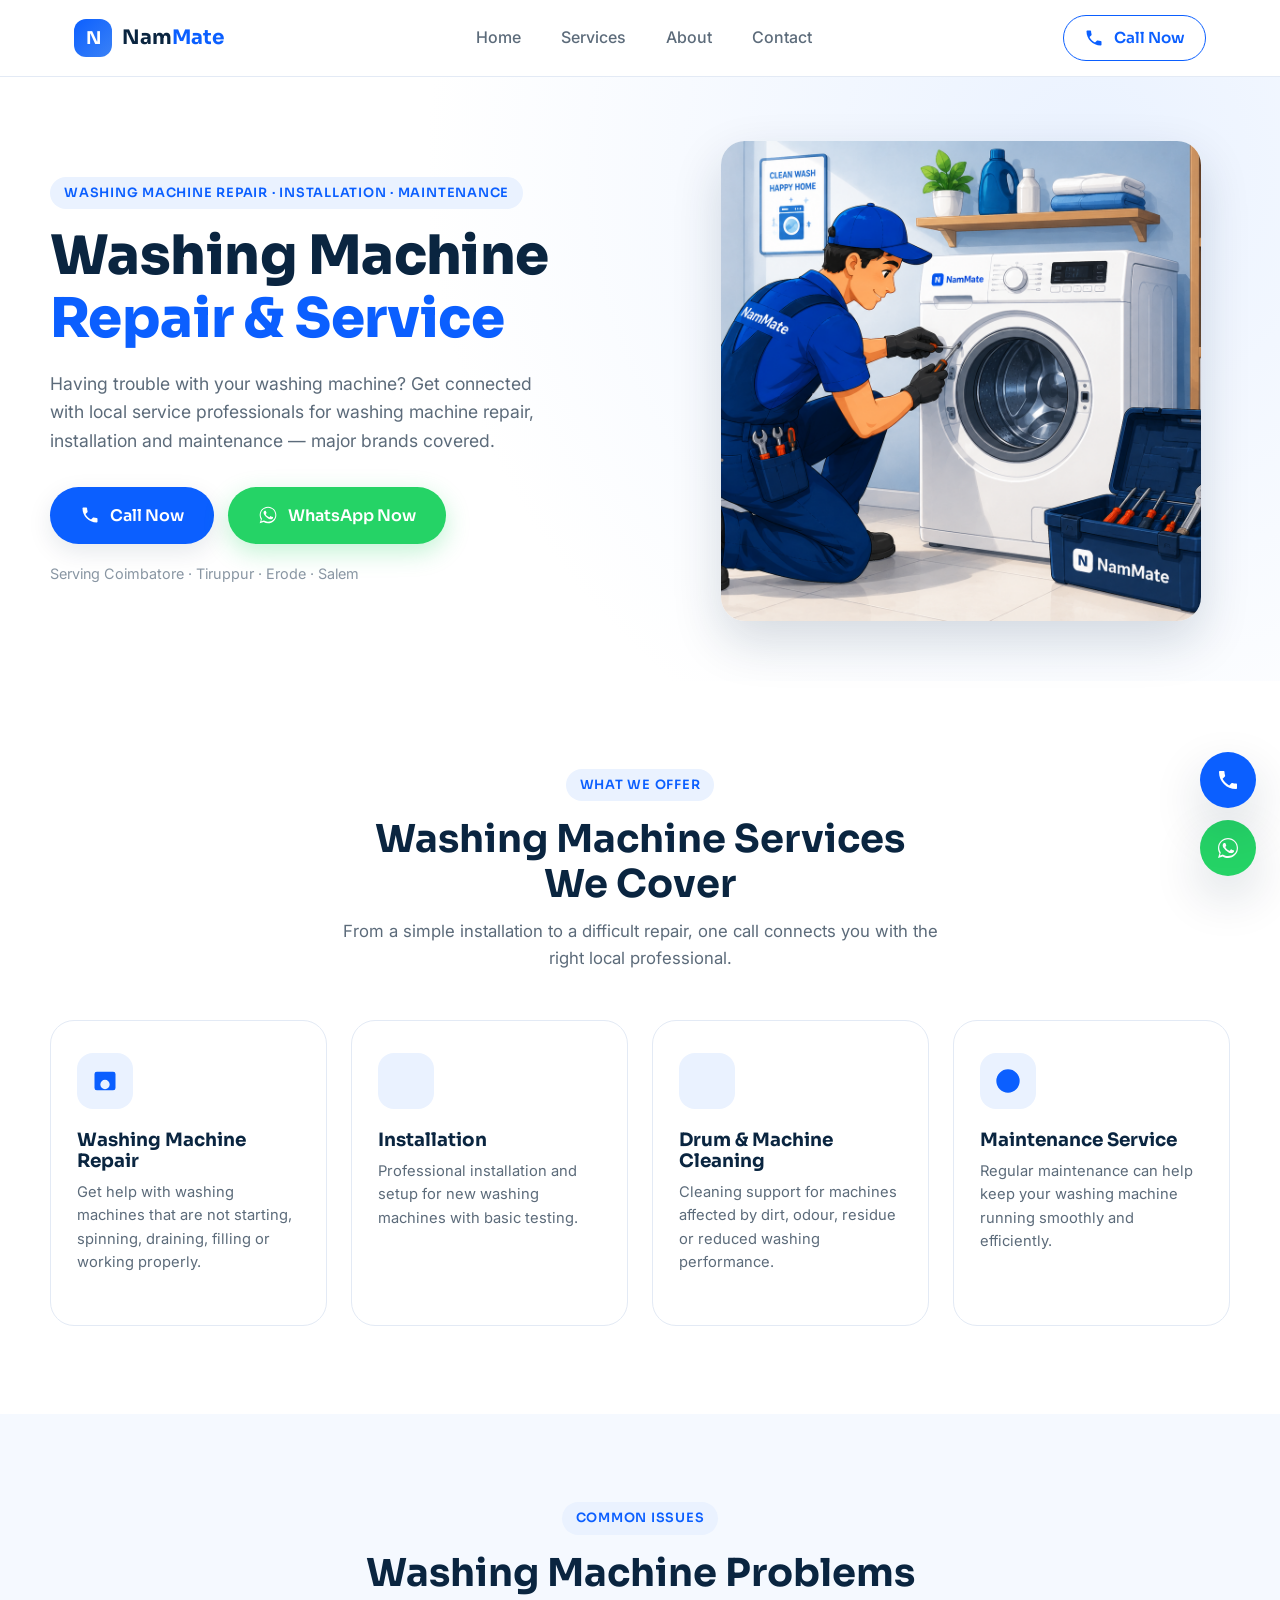
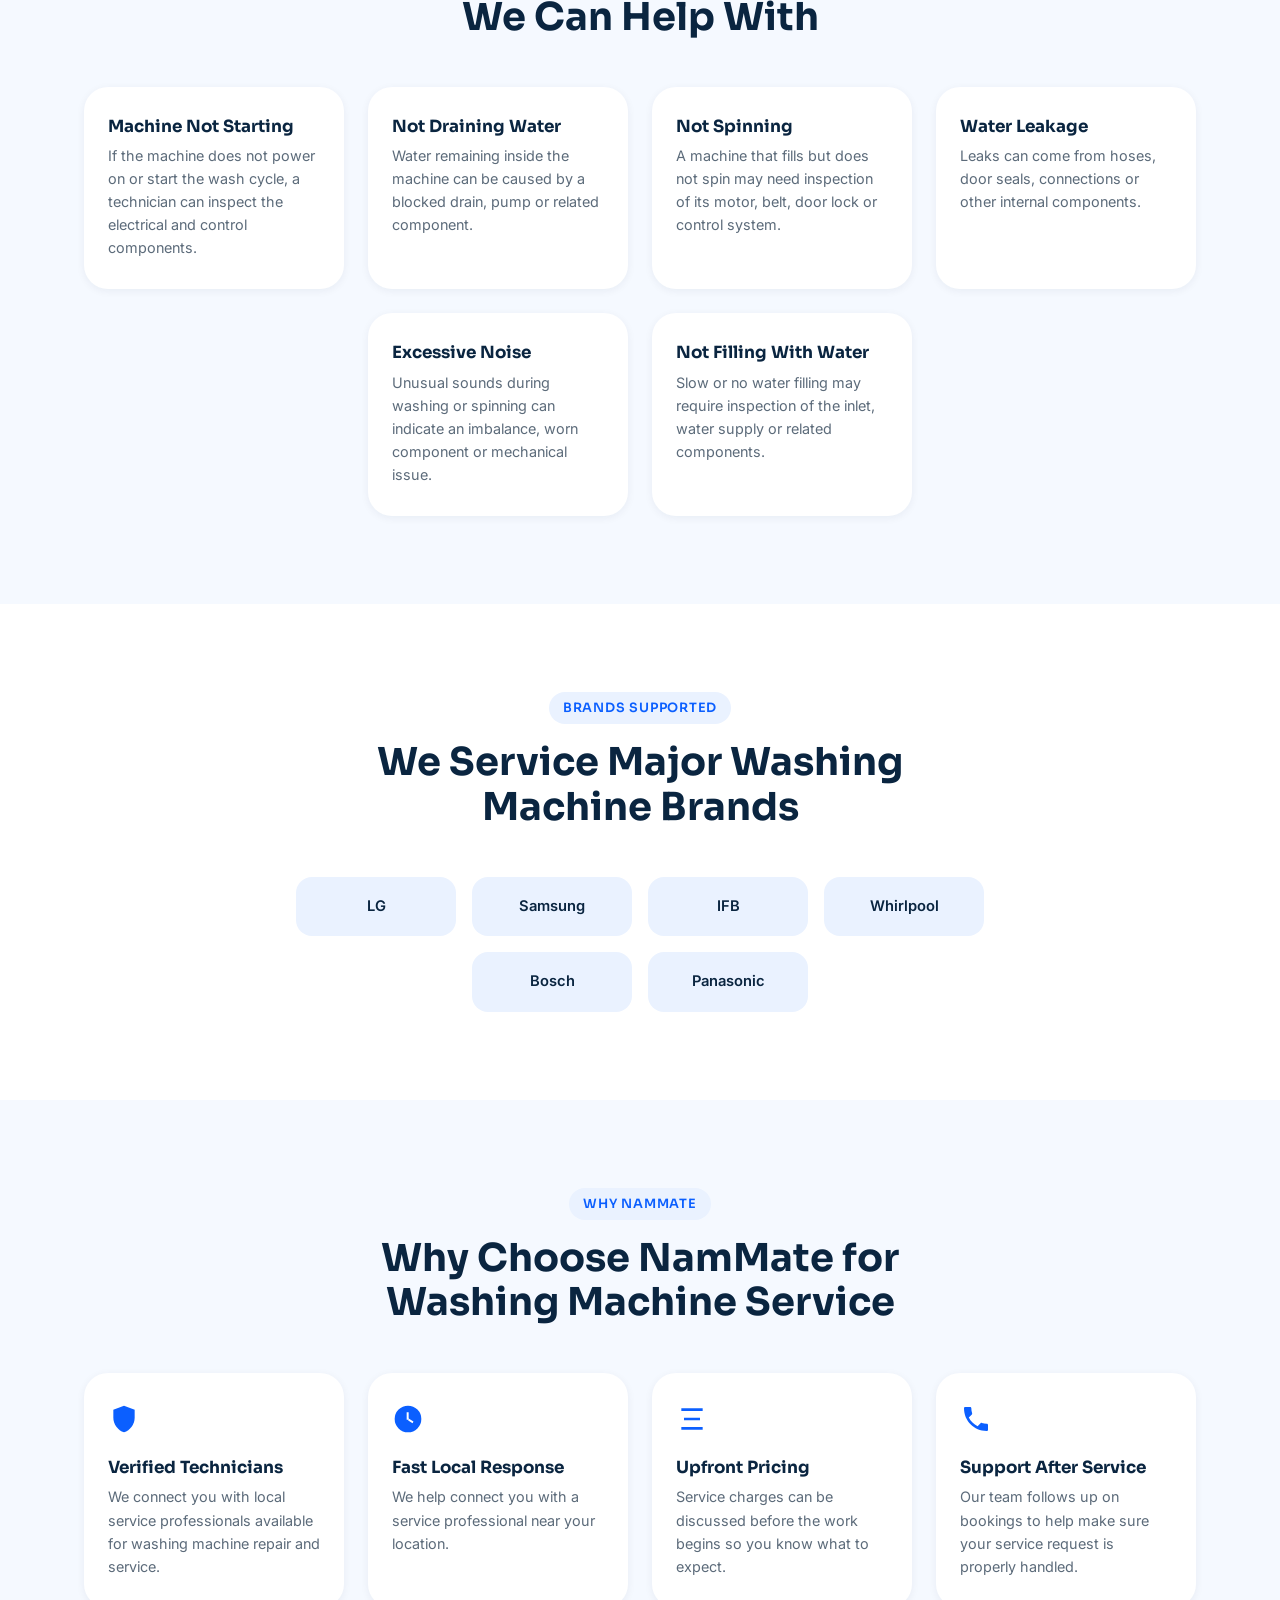
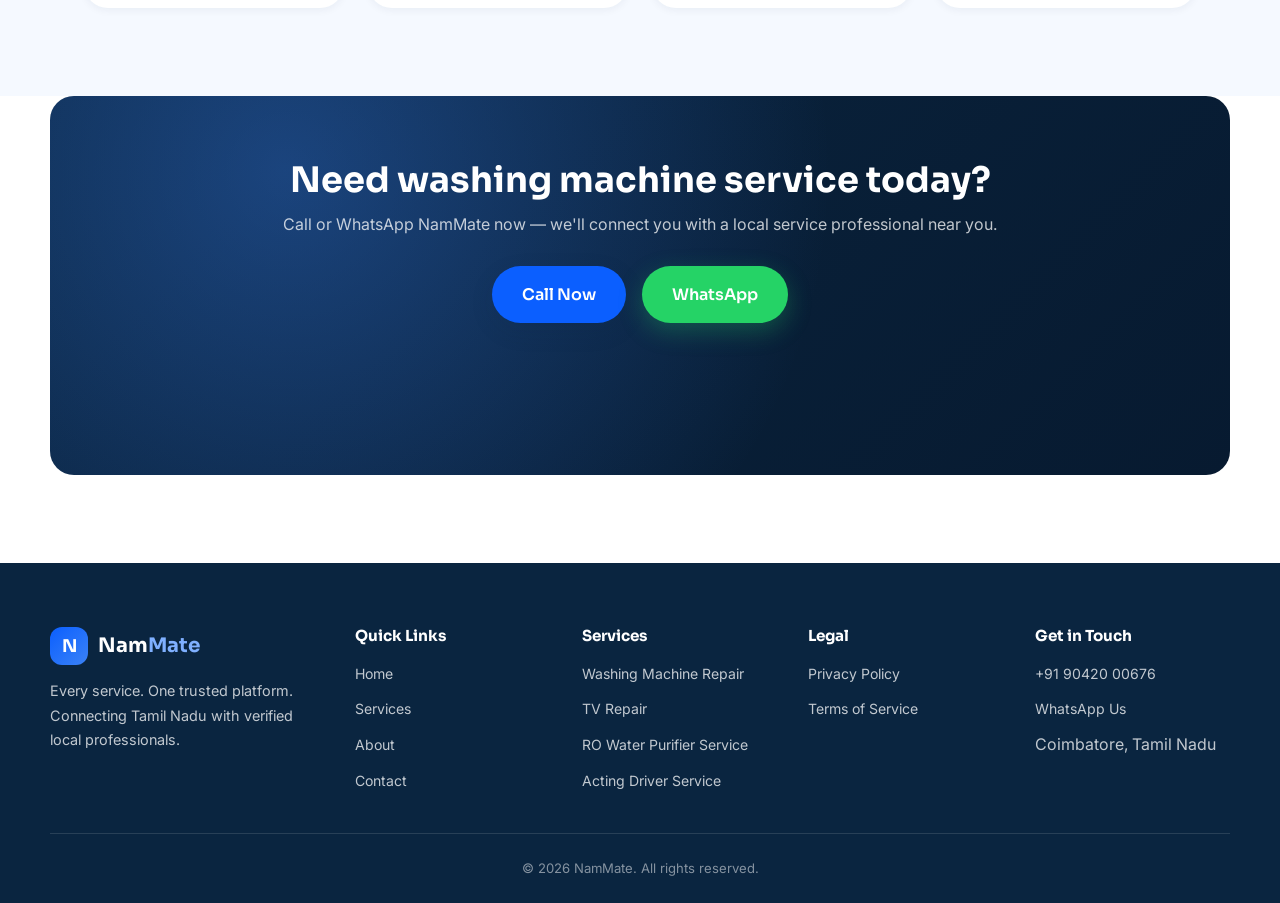
<file: washing-machine.html>
<!DOCTYPE html>
<html lang="en">
<head>
<meta charset="UTF-8">
<meta name="viewport" content="width=device-width, initial-scale=1.0">

<title>Washing Machine Repair & Service in Coimbatore, Tiruppur, Erode & Salem | NamMate</title>

<meta name="description" content="Book verified washing machine repair, installation and maintenance services for LG, Samsung, IFB, Whirlpool, Bosch and other major brands. Call or WhatsApp NamMate today.">

<link rel="canonical" href="https://nammate.in/washing-machine.html">

<!-- Open Graph -->
<meta property="og:type" content="website">
<meta property="og:site_name" content="NamMate">
<meta property="og:title" content="Washing Machine Repair & Service | NamMate">
<meta property="og:description" content="Get connected with verified local professionals for washing machine repair, installation and maintenance across Coimbatore, Tiruppur, Erode and Salem.">
<meta property="og:url" content="https://nammate.in/washing-machine.html">
<meta property="og:locale" content="en_IN">

<!-- Twitter Card -->
<meta name="twitter:card" content="summary_large_image">
<meta name="twitter:title" content="Washing Machine Repair & Service | NamMate">
<meta name="twitter:description" content="Verified washing machine repair and service professionals for major brands.">

<link rel="icon" type="image/png" href="images/favicon.png">

<link rel="preconnect" href="https://fonts.googleapis.com">
<link rel="preconnect" href="https://fonts.gstatic.com" crossorigin>

<link href="https://fonts.googleapis.com/css2?family=Sora:wght@400;500;600;700;800&family=Inter:wght@400;500;600;700&display=swap" rel="stylesheet">

<!-- IMPORTANT: Use the same CSS as the RO page -->
<link rel="stylesheet" href="css/style.css">


<!-- ============================================================
     SCHEMA: LOCAL BUSINESS
============================================================ -->
<script type="application/ld+json">
{
  "@context": "https://schema.org",
  "@type": "LocalBusiness",
  "name": "NamMate",
  "url": "https://nammate.in",
  "telephone": "+91-90420-00676",
  "priceRange": "₹₹",
  "areaServed": [
    {
      "@type": "City",
      "name": "Coimbatore"
    },
    {
      "@type": "City",
      "name": "Tiruppur"
    },
    {
      "@type": "City",
      "name": "Erode"
    },
    {
      "@type": "City",
      "name": "Salem"
    }
  ],
  "address": {
    "@type": "PostalAddress",
    "addressLocality": "Coimbatore",
    "addressRegion": "Tamil Nadu",
    "addressCountry": "IN"
  }
}
</script>


<!-- ============================================================
     SCHEMA: BREADCRUMB
============================================================ -->
<script type="application/ld+json">
{
  "@context": "https://schema.org",
  "@type": "BreadcrumbList",
  "itemListElement": [
    {
      "@type": "ListItem",
      "position": 1,
      "name": "Home",
      "item": "https://nammate.in/"
    },
    {
      "@type": "ListItem",
      "position": 2,
      "name": "Washing Machine Service",
      "item": "https://nammate.in/washing-machine.html"
    }
  ]
}
</script>


<!-- ============================================================
     SCHEMA: SERVICE
============================================================ -->
<script type="application/ld+json">
{
  "@context": "https://schema.org",
  "@type": "Service",
  "serviceType": "Washing Machine Repair, Installation and Maintenance",
  "provider": {
    "@type": "LocalBusiness",
    "name": "NamMate",
    "telephone": "+91-90420-00676"
  },
  "areaServed": [
    "Coimbatore",
    "Tiruppur",
    "Erode",
    "Salem"
  ],
  "description": "Connect with local professionals for washing machine repair, installation and maintenance for major brands."
}
</script>

</head>


<body>

<a class="skip-link" href="#main">Skip to content</a>


<!-- ============================================================
     HEADER / NAVIGATION
============================================================ -->

<header class="site-header" id="siteHeader">

  <nav class="navbar" aria-label="Primary">

    <a href="index.html" class="nav-logo" aria-label="NamMate home">
      <span class="logo-mark" aria-hidden="true">N</span>
      <span class="logo-text">Nam<em>Mate</em></span>
    </a>


    <ul class="nav-links" id="navLinks">

      <li>
        <a href="index.html">Home</a>
      </li>

      <li>
        <a href="index.html#services">Services</a>
      </li>

      <li>
        <a href="index.html#about">About</a>
      </li>

      <li>
        <a href="index.html#contact">Contact</a>
      </li>

    </ul>


    <div class="nav-actions">

      <a href="tel:+919042000676" class="btn btn-outline nav-call">

        <svg class="icon" viewBox="0 0 24 24" aria-hidden="true">
          <path d="M6.6 10.8c1.4 2.8 3.8 5.1 6.6 6.6l2.2-2.2c.3-.3.7-.4 1-.2 1.1.4 2.3.6 3.6.6.6 0 1 .4 1 1V20c0 .6-.4 1-1 1C10.5 21 3 13.5 3 4c0-.6.4-1 1-1h3.5c.6 0 1 .4 1 1 0 1.3.2 2.5.6 3.6.1.4 0 .8-.2 1L6.6 10.8z"/>
        </svg>

        <span>Call Now</span>

      </a>


      <button
        class="hamburger"
        id="hamburgerBtn"
        aria-label="Open menu"
        aria-expanded="false"
        aria-controls="navLinks"
      >
        <span></span>
        <span></span>
        <span></span>
      </button>

    </div>

  </nav>

</header>



<main id="main">


<!-- ============================================================
     HERO SECTION
============================================================ -->
<section class="hero hero-inner-page">

  <div class="hero-inner">

    <div class="hero-copy">

      <p class="eyebrow">
        Washing Machine Repair &middot; Installation &middot; Maintenance
      </p>

      <h1>
        Washing Machine
        <span class="text-accent">Repair &amp; Service</span>
      </h1>

      <p class="hero-sub">
        Having trouble with your washing machine? Get connected with
        local service professionals for washing machine repair,
        installation and maintenance &mdash; major brands covered.
      </p>

      <div class="hero-ctas">

        <!-- CALL BUTTON -->
        <a href="tel:+919042000676" class="btn btn-primary btn-lg">

          <svg class="icon" viewBox="0 0 24 24" aria-hidden="true">
            <path d="M6.6 10.8c1.4 2.8 3.8 5.1 6.6 6.6l2.2-2.2c.3-.3.7-.4 1-.2 1.1.4 2.3.6 3.6.6.6 0 1 .4 1 1V20c0 .6-.4 1-1 1C10.5 21 3 13.5 3 4c0-.6.4-1 1-1h3.5c.6 0 1 .4 1 1 0 1.3.2 2.5.6 3.6.1.4 0 .8-.2 1L6.6 10.8z"/>
          </svg>

          Call Now

        </a>


        <!-- WHATSAPP BUTTON -->
        <a
          href="https://wa.me/919042000676?text=Hi%20NamMate%2C%20I%20need%20washing%20machine%20repair%20or%20service."
          class="btn btn-whatsapp btn-lg"
          target="_blank"
          rel="noopener"
        >

          <svg class="icon" viewBox="0 0 24 24" aria-hidden="true">
            <path d="M17.5 14.4c-.3-.1-1.7-.9-2-1-.3-.1-.5-.1-.7.1-.2.3-.8 1-.9 1.1-.2.2-.3.2-.6.1-.3-.1-1.2-.4-2.3-1.4-.9-.8-1.4-1.7-1.6-2-.2-.3 0-.5.1-.6.1-.1.3-.3.4-.5.1-.1.2-.3.3-.5.1-.2 0-.4 0-.5C10.1 9 9.6 7.8 9.4 7.3c-.2-.5-.4-.4-.6-.4h-.5c-.2 0-.5.1-.7.3-.2.3-.9.9-.9 2.2s1 2.6 1.1 2.7c.1.2 2 3 4.8 4.3.7.3 1.2.5 1.6.6.7-.1 1.3.2 1.8.1.5-.1 1.7-.7 1.9-1.3.2-.7.2-1.2.2-1.3-.1-.2-.3-.2-.6-.3z"/>
            <path d="M12 2C6.5 2 2 6.5 2 12c0 1.9.5 3.7 1.5 5.3L2 22l4.8-1.5C8.3 21.5 10.1 22 12 22c5.5 0 10-4.5 10-10S17.5 2 12 2zm0 18c-1.7 0-3.4-.5-4.8-1.3l-.3-.2-3 .9.9-2.9-.2-.3C3.7 14.8 3.2 13.4 3.2 12 3.2 7.1 7.1 3.2 12 3.2S20.8 7.1 20.8 12 16.9 20 12 20z"/>
          </svg>

          WhatsApp Now

        </a>

      </div>


      <p class="hero-note">
        Serving Coimbatore &middot; Tiruppur &middot; Erode &middot; Salem
      </p>

    </div>


    <!-- ========================================================
         HERO IMAGE
    ======================================================== -->
    <div class="hero-visual">

      <div class="hero-card hero-card-main">

        <img
          src="washing machine service.png"
          alt="Washing machine repair and service by NamMate"
          loading="eager"
          width="520"
          height="600"
        >

      </div>

    </div>

  </div>

</section>



<!-- ============================================================
     SERVICES WE COVER
============================================================ -->

<section class="services" aria-label="Washing machine services offered">

  <div class="section-head">

    <p class="eyebrow">
      What we offer
    </p>

    <h2>
      Washing Machine Services We Cover
    </h2>

    <p class="section-sub">
      From a simple installation to a difficult repair,
      one call connects you with the right local professional.
    </p>

  </div>


  <div class="services-grid">


    <!-- Service 1 -->

    <article class="service-card">

      <div class="service-icon">

        <svg viewBox="0 0 24 24">

          <path d="M5 4h14a2 2 0 012 2v12a2 2 0 01-2 2H5a2 2 0 01-2-2V6a2 2 0 012-2zm1 4h12M12 11a4 4 0 100 8 4 4 0 000-8z"/>

        </svg>

      </div>

      <h3>
        Washing Machine Repair
      </h3>

      <p>
        Get help with washing machines that are not starting,
        spinning, draining, filling or working properly.
      </p>

    </article>



    <!-- Service 2 -->

    <article class="service-card">

      <div class="service-icon">

        <svg viewBox="0 0 24 24">

          <path d="M12 3v12m0 0l-4-4m4 4l4-4M5 21h14"/>

        </svg>

      </div>

      <h3>
        Installation
      </h3>

      <p>
        Professional installation and setup for new
        washing machines with basic testing.
      </p>

    </article>



    <!-- Service 3 -->

    <article class="service-card">

      <div class="service-icon">

        <svg viewBox="0 0 24 24">

          <path d="M4 5h16M6 5v14m12-14v14M8 9h8M8 13h8M8 17h5"/>

        </svg>

      </div>

      <h3>
        Drum &amp; Machine Cleaning
      </h3>

      <p>
        Cleaning support for machines affected by dirt,
        odour, residue or reduced washing performance.
      </p>

    </article>



    <!-- Service 4 -->

    <article class="service-card">

      <div class="service-icon">

        <svg viewBox="0 0 24 24">

          <path d="M12 2a10 10 0 100 20 10 10 0 000-20zm1 5h-2v6l5 3 1-1.7-4-2.3V7z"/>

        </svg>

      </div>

      <h3>
        Maintenance Service
      </h3>

      <p>
        Regular maintenance can help keep your washing
        machine running smoothly and efficiently.
      </p>

    </article>


  </div>

</section>



<!-- ============================================================
     COMMON PROBLEMS
============================================================ -->

<section class="why-choose">

  <div class="section-head">

    <p class="eyebrow">
      Common issues
    </p>

    <h2>
      Washing Machine Problems We Can Help With
    </h2>

  </div>


  <div class="why-grid">


    <div class="why-item">

      <h3>
        Machine Not Starting
      </h3>

      <p>
        If the machine does not power on or start the wash cycle,
        a technician can inspect the electrical and control components.
      </p>

    </div>


    <div class="why-item">

      <h3>
        Not Draining Water
      </h3>

      <p>
        Water remaining inside the machine can be caused by
        a blocked drain, pump or related component.
      </p>

    </div>


    <div class="why-item">

      <h3>
        Not Spinning
      </h3>

      <p>
        A machine that fills but does not spin may need
        inspection of its motor, belt, door lock or control system.
      </p>

    </div>


    <div class="why-item">

      <h3>
        Water Leakage
      </h3>

      <p>
        Leaks can come from hoses, door seals, connections
        or other internal components.
      </p>

    </div>


    <div class="why-item">

      <h3>
        Excessive Noise
      </h3>

      <p>
        Unusual sounds during washing or spinning can indicate
        an imbalance, worn component or mechanical issue.
      </p>

    </div>


    <div class="why-item">

      <h3>
        Not Filling With Water
      </h3>

      <p>
        Slow or no water filling may require inspection of
        the inlet, water supply or related components.
      </p>

    </div>


  </div>

</section>



<!-- ============================================================
     BRANDS SUPPORTED
============================================================ -->

<section class="areas">

  <div class="section-head">

    <p class="eyebrow">
      Brands supported
    </p>

    <h2>
      We Service Major Washing Machine Brands
    </h2>

  </div>


  <div class="areas-grid brands-grid">

    <div class="area-card">
      LG
    </div>

    <div class="area-card">
      Samsung
    </div>

    <div class="area-card">
      IFB
    </div>

    <div class="area-card">
      Whirlpool
    </div>

    <div class="area-card">
      Bosch
    </div>

    <div class="area-card">
      Panasonic
    </div>

  </div>

</section>



<!-- ============================================================
     WHY CHOOSE NAMMATE
============================================================ -->

<section class="why-choose">

  <div class="section-head">

    <p class="eyebrow">
      Why NamMate
    </p>

    <h2>
      Why Choose NamMate for Washing Machine Service
    </h2>

  </div>


  <div class="why-grid">


    <div class="why-item">

      <svg class="icon icon-lg" viewBox="0 0 24 24">

        <path d="M12 2 4 5v6c0 5 3.4 9.4 8 11 4.6-1.6 8-6 8-11V5l-8-3z"/>

      </svg>

      <h3>
        Verified Technicians
      </h3>

      <p>
        We connect you with local service professionals
        available for washing machine repair and service.
      </p>

    </div>


    <div class="why-item">

      <svg class="icon icon-lg" viewBox="0 0 24 24">

        <path d="M12 2a10 10 0 100 20 10 10 0 000-20zm.9 10.5H11V7h1.5v4.7l3.6 2.1-.7 1.3-3.5-2.1z"/>

      </svg>

      <h3>
        Fast Local Response
      </h3>

      <p>
        We help connect you with a service professional
        near your location.
      </p>

    </div>


    <div class="why-item">

      <svg class="icon icon-lg" viewBox="0 0 24 24">

        <path d="M4 4h16v2H4V4zm0 14h16v2H4v-2zm2-5h12v-2H6v2z"/>

      </svg>

      <h3>
        Upfront Pricing
      </h3>

      <p>
        Service charges can be discussed before the work
        begins so you know what to expect.
      </p>

    </div>


    <div class="why-item">

      <svg class="icon icon-lg" viewBox="0 0 24 24">

        <path d="M6.6 10.8c1.4 2.8 3.8 5.1 6.6 6.6l2.2-2.2c.3-.3.7-.4 1-.2 1.1.4 2.3.6 3.6.6.6 0 1 .4 1 1V20c0 .6-.4 1-1 1C10.5 21 3 13.5 3 4c0-.6.4-1 1-1h3.5c.6 0 1 .4 1 1 0 1.3.2 2.5.6 3.6.1.4 0 .8-.2 1L6.6 10.8z"/>

      </svg>

      <h3>
        Support After Service
      </h3>

      <p>
        Our team follows up on bookings to help make sure
        your service request is properly handled.
      </p>

    </div>


  </div>

</section>



<!-- ============================================================
     FINAL CTA
============================================================ -->

<section class="final-cta">

  <div class="final-cta-inner">

    <h2>
      Need washing machine service today?
    </h2>

    <p>
      Call or WhatsApp NamMate now &mdash;
      we'll connect you with a local service professional near you.
    </p>


    <div class="final-cta-actions">


      <a
        href="tel:+919042000676"
        class="btn btn-primary btn-lg"
      >
        Call Now
      </a>


      <a
        href="https://wa.me/919042000676?text=Hi%20NamMate%2C%20I%20need%20washing%20machine%20repair%20or%20service."
        class="btn btn-whatsapp btn-lg"
        target="_blank"
        rel="noopener"
      >
        WhatsApp
      </a>


    </div>

  </div>

</section>


</main>



<!-- ============================================================
     FOOTER
============================================================ -->

<footer class="site-footer">

  <div class="footer-grid">


    <!-- Brand -->

    <div class="footer-brand">

      <a href="index.html" class="nav-logo">

        <span class="logo-mark" aria-hidden="true">
          N
        </span>

        <span class="logo-text">
          Nam<em>Mate</em>
        </span>

      </a>

      <p>
        Every service. One trusted platform.
        Connecting Tamil Nadu with verified local professionals.
      </p>

    </div>



    <!-- Quick Links -->

    <div class="footer-col">

      <h3>
        Quick Links
      </h3>

      <ul>

        <li>
          <a href="index.html">
            Home
          </a>
        </li>

        <li>
          <a href="index.html#services">
            Services
          </a>
        </li>

        <li>
          <a href="index.html#about">
            About
          </a>
        </li>

        <li>
          <a href="index.html#contact">
            Contact
          </a>
        </li>

      </ul>

    </div>



    <!-- Services -->

    <div class="footer-col">

      <h3>
        Services
      </h3>

      <ul>

        <li>
          <a href="washing-machine.html">
            Washing Machine Repair
          </a>
        </li>

        <li>
          <a href="tv-repair.html">
            TV Repair
          </a>
        </li>

        <li>
          <a href="ro-service.html">
            RO Water Purifier Service
          </a>
        </li>

        <li>
          <a href="acting-driver.html">
            Acting Driver Service
          </a>
        </li>

      </ul>

    </div>



    <!-- Legal -->

    <div class="footer-col">

      <h3>
        Legal
      </h3>

      <ul>

        <li>
          <a href="privacy-policy.html">
            Privacy Policy
          </a>
        </li>

        <li>
          <a href="terms.html">
            Terms of Service
          </a>
        </li>

      </ul>

    </div>



    <!-- Contact -->

    <div class="footer-col">

      <h3>
        Get in Touch
      </h3>

      <ul>

        <li>
          <a href="tel:+919042000676">
            +91 90420 00676
          </a>
        </li>

        <li>
          <a
            href="https://wa.me/919042000676"
            target="_blank"
            rel="noopener"
          >
            WhatsApp Us
          </a>
        </li>

        <li>
          Coimbatore, Tamil Nadu
        </li>

      </ul>

    </div>


  </div>



  <div class="footer-bottom">

    <p>
      &copy;
      <span id="year"></span>
      NamMate. All rights reserved.
    </p>

  </div>

</footer>



<!-- ============================================================
     FLOATING WHATSAPP BUTTON
============================================================ -->

<a
  href="https://wa.me/919042000676?text=Hi%20NamMate%2C%20I%20need%20washing%20machine%20repair%20or%20service."
  class="float-btn float-whatsapp"
  target="_blank"
  rel="noopener"
  aria-label="Chat on WhatsApp"
>

  <svg class="icon" viewBox="0 0 24 24">

    <path d="M17.5 14.4c-.3-.1-1.7-.9-2-1-.3-.1-.5-.1-.7.1-.2.3-.8 1-.9 1.1-.2.2-.3.2-.6.1-.3-.1-1.2-.4-2.3-1.4-.9-.8-1.4-1.7-1.6-2-.2-.3 0-.5.1-.6.1-.1.3-.3.4-.5.1-.1.2-.3.3-.5.1-.2 0-.4 0-.5C10.1 9 9.6 7.8 9.4 7.3c-.2-.5-.4-.4-.6-.4h-.5c-.2 0-.5.1-.7.3-.2.3-.9.9-.9 2.2s1 2.6 1.1 2.7c.1.2 2 3 4.8 4.3.7.3 1.2.5 1.6.6.7.2 1.3.2 1.8.1.5-.1 1.7-.7 1.9-1.3.2-.7.2-1.2.2-1.3-.1-.2-.3-.2-.6-.3z"/>

    <path d="M12 2C6.5 2 2 6.5 2 12c0 1.9.5 3.7 1.5 5.3L2 22l4.8-1.5C8.3 21.5 10.1 22 12 22c5.5 0 10-4.5 10-10S17.5 2 12 2zm0 18c-1.7 0-3.4-.5-4.8-1.3l-.3-.2-3 .9.9-2.9-.2-.3C3.7 14.8 3.2 13.4 3.2 12 3.2 7.1 7.1 3.2 12 3.2S20.8 7.1 20.8 12 16.9 20 12 20z"/>

  </svg>

</a>



<!-- ============================================================
     FLOATING CALL BUTTON
============================================================ -->

<a
  href="tel:+919042000676"
  class="float-btn float-call"
  aria-label="Call NamMate"
>

  <svg class="icon" viewBox="0 0 24 24">

    <path d="M6.6 10.8c1.4 2.8 3.8 5.1 6.6 6.6l2.2-2.2c.3-.3.7-.4 1-.2 1.1.4 2.3.6 3.6.6.6 0 1 .4 1 1V20c0 .6-.4 1-1 1C10.5 21 3 13.5 3 4c0-.6.4-1 1-1h3.5c.6 0 1 .4 1 1 0 1.3.2 2.5.6 3.6.1.4 0 .8-.2 1L6.6 10.8z"/>

  </svg>

</a>



<!-- ============================================================
     BACK TO TOP
============================================================ -->

<button
  class="float-btn back-to-top"
  id="backToTop"
  aria-label="Back to top"
  hidden
>

  <svg class="icon" viewBox="0 0 24 24">

    <path d="M12 5l-7 7 1.4 1.4L11 8.8V19h2V8.8l4.6 4.6L19 12z"/>

  </svg>

</button>



<!-- ============================================================
     SAME JAVASCRIPT AS YOUR RO PAGE
============================================================ -->

<script src="js/script.js" defer></script>

</body>
</html>
</file>
<file: css/style.css>
/* ============================================================
   NamMate — style.css
   Design tokens + base + components + responsive
   ============================================================ */

:root {
  /* Color */
  --color-primary: #0B5FFF;
  --color-primary-dark: #0A2540;
  --color-primary-darker: #071A30;
  --color-primary-light: #EAF2FF;
  --color-primary-lighter: #F5F9FF;
  --color-white: #FFFFFF;
  --color-whatsapp: #25D366;
  --color-whatsapp-dark: #1DA851;
  --color-text: #16202C;
  --color-text-muted: #5C6B7A;
  --color-text-faint: #8996A3;
  --color-border: #E3EAF5;
  --color-success: #16A34A;

  /* Type */
  --font-display: 'Sora', sans-serif;
  --font-body: 'Inter', sans-serif;

  /* Radius & shadow */
  --radius-sm: 10px;
  --radius-md: 16px;
  --radius-lg: 24px;
  --radius-pill: 999px;
  --shadow-sm: 0 2px 8px rgba(10, 37, 64, 0.06);
  --shadow-md: 0 8px 24px rgba(10, 37, 64, 0.10);
  --shadow-lg: 0 20px 50px rgba(10, 37, 64, 0.16);

  /* Layout */
  --container-w: 1180px;
  --header-h: 76px;
  --transition: 0.25s ease;
}

/* ============ RESET ============ */
* , *::before, *::after { box-sizing: border-box; margin: 0; padding: 0; }

html { scroll-behavior: smooth; scroll-padding-top: var(--header-h); }

body {
  font-family: var(--font-body);
  color: var(--color-text);
  background: var(--color-white);
  line-height: 1.6;
  -webkit-font-smoothing: antialiased;
  overflow-x: hidden;
}

img { max-width: 100%; display: block; }
a { text-decoration: none; color: inherit; }
ul, ol { list-style: none; }
button { font: inherit; cursor: pointer; background: none; border: none; }
svg.icon { width: 20px; height: 20px; fill: currentColor; flex-shrink: 0; }
svg.icon-lg { width: 32px; height: 32px; }

h1, h2, h3, h4 { font-family: var(--font-display); color: var(--color-primary-dark); line-height: 1.15; }

@media (prefers-reduced-motion: reduce) {
  * { animation-duration: 0.01ms !important; animation-iteration-count: 1 !important; transition-duration: 0.01ms !important; scroll-behavior: auto !important; }
}

:focus-visible {
  outline: 3px solid var(--color-primary);
  outline-offset: 2px;
  border-radius: 4px;
}

.skip-link {
  position: absolute;
  left: -999px;
  top: 0;
  background: var(--color-primary);
  color: var(--color-white);
  padding: 12px 20px;
  z-index: 999;
  border-radius: 0 0 8px 0;
}
.skip-link:focus { left: 0; }

/* ============ LAYOUT HELPERS ============ */
.section-head { max-width: 640px; margin: 0 auto 48px; text-align: center; padding: 0 20px; }
.eyebrow {
  display: inline-block;
  font-family: var(--font-display);
  font-weight: 600;
  font-size: 0.8rem;
  letter-spacing: 0.06em;
  text-transform: uppercase;
  color: var(--color-primary);
  background: var(--color-primary-light);
  padding: 6px 14px;
  border-radius: var(--radius-pill);
  margin-bottom: 16px;
}
.section-head h2 { font-size: clamp(1.7rem, 3vw, 2.4rem); margin-bottom: 12px; }
.section-sub { color: var(--color-text-muted); font-size: 1.05rem; }

section { padding: 88px 20px; }
section + section { padding-top: 0; }
.services, .why-choose, .how-it-works, .areas, .faq { padding-top: 88px; }

/* ============ BUTTONS ============ */
.btn {
  display: inline-flex;
  align-items: center;
  gap: 10px;
  font-family: var(--font-display);
  font-weight: 600;
  font-size: 0.95rem;
  padding: 13px 24px;
  border-radius: var(--radius-pill);
  transition: transform var(--transition), box-shadow var(--transition), background var(--transition), color var(--transition);
  white-space: nowrap;
}
.btn:hover { transform: translateY(-2px); }
.btn:active { transform: translateY(0); }

.btn-primary { background: var(--color-primary); color: var(--color-white); box-shadow: var(--shadow-md); }
.btn-primary:hover { background: #0A50DB; box-shadow: var(--shadow-lg); }

.btn-whatsapp { background: var(--color-whatsapp); color: var(--color-white); box-shadow: 0 8px 24px rgba(37, 211, 102, 0.28); }
.btn-whatsapp:hover { background: var(--color-whatsapp-dark); }

.btn-outline { border: 1.5px solid var(--color-primary); color: var(--color-primary); padding: 10px 20px; }
.btn-outline:hover { background: var(--color-primary-light); }

.btn-ghost { color: var(--color-primary); font-weight: 600; padding: 0; gap: 6px; }
.btn-ghost:hover { gap: 10px; }

.btn-lg { padding: 16px 30px; font-size: 1rem; }

/* ============ HEADER / NAV ============ */
.site-header {
  position: sticky;
  top: 0;
  z-index: 100;
  background: rgba(255, 255, 255, 0.85);
  backdrop-filter: blur(12px);
  -webkit-backdrop-filter: blur(12px);
  border-bottom: 1px solid var(--color-border);
  transition: box-shadow var(--transition);
}
.site-header.is-scrolled { box-shadow: var(--shadow-sm); }

.navbar {
  max-width: var(--container-w);
  margin: 0 auto;
  height: var(--header-h);
  display: flex;
  align-items: center;
  justify-content: space-between;
  padding: 0 24px;
}

.nav-logo { display: flex; align-items: center; gap: 10px; font-family: var(--font-display); font-weight: 700; font-size: 1.25rem; color: var(--color-primary-dark); }
.logo-mark {
  width: 38px; height: 38px;
  display: grid; place-items: center;
  background: linear-gradient(135deg, var(--color-primary), #3B82F6);
  color: var(--color-white);
  border-radius: 12px;
  font-size: 1.1rem;
}
.logo-text em { font-style: normal; color: var(--color-primary); }

.nav-links { display: flex; gap: 8px; align-items: center; }
.nav-links a {
  padding: 10px 16px;
  border-radius: var(--radius-pill);
  font-weight: 500;
  color: var(--color-text-muted);
  transition: background var(--transition), color var(--transition);
}
.nav-links a:hover, .nav-links a.active { background: var(--color-primary-light); color: var(--color-primary); }

.nav-actions { display: flex; align-items: center; gap: 14px; }

.hamburger {
  display: none;
  flex-direction: column;
  justify-content: center;
  gap: 5px;
  width: 40px; height: 40px;
  border-radius: var(--radius-sm);
}
.hamburger span { display: block; width: 22px; height: 2px; background: var(--color-primary-dark); border-radius: 2px; transition: transform var(--transition), opacity var(--transition); margin: 0 auto; }
.hamburger[aria-expanded="true"] span:nth-child(1) { transform: translateY(7px) rotate(45deg); }
.hamburger[aria-expanded="true"] span:nth-child(2) { opacity: 0; }
.hamburger[aria-expanded="true"] span:nth-child(3) { transform: translateY(-7px) rotate(-45deg); }

/* ============ HERO ============ */
.hero {
  padding: 64px 20px 60px;
  background: radial-gradient(circle at 85% 15%, var(--color-primary-light), transparent 55%), var(--color-white);
}
.hero-inner {
  max-width: var(--container-w);
  margin: 0 auto;
  display: grid;
  grid-template-columns: 1.05fr 0.95fr;
  gap: 48px;
  align-items: center;
}
.hero-copy .eyebrow { background: var(--color-primary-light); }
.hero-copy h1 {
  font-size: clamp(2.2rem, 4.8vw, 3.4rem);
  font-weight: 800;
  margin-bottom: 20px;
  letter-spacing: -0.01em;
}
.text-accent { color: var(--color-primary); }
.hero-sub { font-size: 1.1rem; color: var(--color-text-muted); max-width: 520px; margin-bottom: 32px; }
.hero-ctas { display: flex; flex-wrap: wrap; gap: 14px; margin-bottom: 18px; }
.hero-note { font-size: 0.9rem; color: var(--color-text-faint); }

.hero-visual { position: relative; display: flex; justify-content: center; }
.hero-card-main {
  width: 100%;
  max-width: 480px;
  border-radius: var(--radius-lg);
  overflow: hidden;
  box-shadow: var(--shadow-lg);
  background: var(--color-white);
  aspect-ratio: 1 / 1;
}

.hero-card-main img {
  width: 100%;
  height: 100%;
  object-fit: cover;
  object-position: center;
}

.hero-card-float {
  position: absolute;
  display: flex;
  align-items: center;
  gap: 12px;
  background: rgba(255, 255, 255, 0.75);
  backdrop-filter: blur(14px);
  -webkit-backdrop-filter: blur(14px);
  border: 1px solid rgba(255, 255, 255, 0.6);
  border-radius: var(--radius-md);
  padding: 14px 18px;
  box-shadow: var(--shadow-md);
  animation: float 5s ease-in-out infinite;
}
.hero-card-float strong { display: block; font-size: 0.85rem; color: var(--color-primary-dark); }
.hero-card-float span { font-size: 0.78rem; color: var(--color-text-muted); }
.hero-card-float-1 { top: 8%; left: -6%; animation-delay: 0s; }
.hero-card-float-2 { bottom: 8%; right: -8%; animation-delay: 1.4s; }
.hero-card-float-2 .icon-lg { color: var(--color-success); }

.dot { width: 10px; height: 10px; border-radius: 50%; background: var(--color-success); flex-shrink: 0; }
.dot-live { position: relative; }
.dot-live::after {
  content: "";
  position: absolute; inset: -4px;
  border-radius: 50%;
  border: 2px solid var(--color-success);
  animation: pulse-ring 1.8s ease-out infinite;
}

@keyframes float {
  0%, 100% { transform: translateY(0); }
  50% { transform: translateY(-10px); }
}
@keyframes pulse-ring {
  0% { transform: scale(0.8); opacity: 0.8; }
  100% { transform: scale(1.6); opacity: 0; }
}

/* ============ TICKER (signature element) ============ */
.ticker {
  padding: 0;
  background: var(--color-primary-dark);
  overflow: hidden;
  white-space: nowrap;
}
.ticker-track {
  display: inline-flex;
  gap: 48px;
  padding: 14px 0;
  animation: scroll-ticker 28s linear infinite;
}
.ticker-item {
  font-family: var(--font-display);
  font-size: 0.85rem;
  font-weight: 500;
  color: rgba(255, 255, 255, 0.85);
  display: inline-flex;
  align-items: center;
}
@keyframes scroll-ticker {
  0% { transform: translateX(0); }
  100% { transform: translateX(-50%); }
}

/* ============ SERVICE CARDS ============ */
.services-grid {
  max-width: var(--container-w);
  margin: 0 auto;
  display: grid;
  grid-template-columns: repeat(4, 1fr);
  gap: 24px;
}
.service-card {
  background: var(--color-white);
  border: 1px solid var(--color-border);
  border-radius: var(--radius-lg);
  padding: 32px 26px;
  transition: transform var(--transition), box-shadow var(--transition), border-color var(--transition);
}
.service-card:hover { transform: translateY(-6px); box-shadow: var(--shadow-lg); border-color: transparent; }
.service-icon {
  width: 56px; height: 56px;
  border-radius: var(--radius-md);
  display: grid; place-items: center;
  background: var(--color-primary-light);
  color: var(--accent, var(--color-primary));
  margin-bottom: 20px;
}
.service-icon svg { width: 28px; height: 28px; fill: currentColor; }
.service-card h3 { font-size: 1.15rem; margin-bottom: 10px; }
.service-card p { color: var(--color-text-muted); font-size: 0.92rem; margin-bottom: 18px; }

/* ============ WHY CHOOSE ============ */
.why-choose { background: var(--color-primary-lighter); }
.why-grid {
  max-width: var(--container-w);
  margin: 0 auto;
  display: flex;
  flex-wrap: wrap;
  justify-content: center;
  gap: 24px;
}
.why-item {
  flex: 0 1 260px;
  background: var(--color-white);
  border-radius: var(--radius-lg);
  padding: 30px 24px;
  box-shadow: var(--shadow-sm);
  text-align: left;
}
.why-item .icon-lg { color: var(--color-primary); margin-bottom: 16px; }
.why-item h3 { font-size: 1.05rem; margin-bottom: 8px; }
.why-item p { color: var(--color-text-muted); font-size: 0.9rem; }

/* ============ HOW IT WORKS ============ */
.steps {
  max-width: var(--container-w);
  margin: 0 auto;
  display: grid;
  grid-template-columns: repeat(4, 1fr);
  gap: 24px;
  counter-reset: none;
  position: relative;
}
.step {
  position: relative;
  padding: 28px 20px 20px;
  text-align: center;
}
.step-num {
  display: inline-grid;
  place-items: center;
  width: 44px; height: 44px;
  border-radius: 50%;
  background: var(--color-primary);
  color: var(--color-white);
  font-family: var(--font-display);
  font-weight: 700;
  margin: 0 auto 16px;
  position: relative;
  z-index: 2;
}
.step h3 { font-size: 1.02rem; margin-bottom: 8px; }
.step p { color: var(--color-text-muted); font-size: 0.88rem; }
.step:not(:last-child)::after {
  content: "";
  position: absolute;
  top: 22px;
  left: calc(50% + 30px);
  width: calc(100% - 60px);
  height: 2px;
  background: repeating-linear-gradient(90deg, var(--color-border) 0 6px, transparent 6px 12px);
  z-index: 1;
}

/* ============ SERVICE AREAS ============ */
.areas-grid {
  max-width: 760px;
  margin: 0 auto;
  display: flex;
  flex-wrap: wrap;
  justify-content: center;
  gap: 16px;
}
.area-card {
  flex: 0 1 160px;
  display: flex;
  align-items: center;
  justify-content: center;
  gap: 8px;
  background: var(--color-primary-light);
  color: var(--color-primary-dark);
  font-weight: 600;
  padding: 18px 12px;
  border-radius: var(--radius-md);
  font-size: 0.92rem;
}
.area-card .icon { color: var(--color-primary); }
.areas-note { text-align: center; color: var(--color-text-faint); margin-top: 20px; font-size: 0.9rem; }

/* ============ FAQ ============ */
.faq-list { max-width: 760px; margin: 0 auto; display: flex; flex-direction: column; gap: 12px; }
.faq-item { border: 1px solid var(--color-border); border-radius: var(--radius-md); overflow: hidden; background: var(--color-white); }
.faq-question {
  width: 100%;
  display: flex;
  align-items: center;
  justify-content: space-between;
  gap: 16px;
  padding: 18px 20px;
  text-align: left;
  font-family: var(--font-display);
  font-weight: 600;
  color: var(--color-primary-dark);
}
.faq-chevron { color: var(--color-primary); transition: transform var(--transition); flex-shrink: 0; }
.faq-question[aria-expanded="true"] .faq-chevron { transform: rotate(180deg); }
.faq-answer {
  max-height: 0;
  overflow: hidden;
  transition: max-height var(--transition), padding var(--transition);
  padding: 0 20px;
}
.faq-answer p { color: var(--color-text-muted); font-size: 0.94rem; padding-bottom: 0; }
.faq-item.is-open .faq-answer { padding: 0 20px 18px; }

/* ============ FINAL CTA ============ */
.final-cta {
  background: linear-gradient(135deg, var(--color-primary-dark), var(--color-primary-darker));
  border-radius: var(--radius-lg);
  max-width: var(--container-w);
  margin: 0 auto 88px;
  text-align: center;
  color: var(--color-white);
  position: relative;
  overflow: hidden;
}
.final-cta::before {
  content: "";
  position: absolute;
  inset: 0;
  background: radial-gradient(circle at 20% 20%, rgba(59, 130, 246, 0.35), transparent 55%);
}
.final-cta-inner { position: relative; padding: 64px 24px; }
.final-cta h2 { color: var(--color-white); font-size: clamp(1.6rem, 3vw, 2.2rem); margin-bottom: 12px; }
.final-cta p { color: rgba(255, 255, 255, 0.75); margin-bottom: 28px; }
.final-cta-actions { display: flex; justify-content: center; gap: 16px; flex-wrap: wrap; }

/* ============ FOOTER ============ */
.site-footer { background: var(--color-primary-dark); color: rgba(255, 255, 255, 0.75); padding: 64px 20px 24px; }
.footer-grid {
  max-width: var(--container-w);
  margin: 0 auto;
  display: grid;
  grid-template-columns: 1.4fr 1fr 1fr 1fr 1fr;
  gap: 32px;
  padding-bottom: 40px;
  border-bottom: 1px solid rgba(255, 255, 255, 0.12);
}
.footer-brand .nav-logo { color: var(--color-white); margin-bottom: 14px; }
.footer-brand .logo-text em { color: #7FB0FF; }
.footer-brand p { font-size: 0.9rem; line-height: 1.7; max-width: 260px; }
.footer-col h3 { color: var(--color-white); font-size: 0.95rem; margin-bottom: 16px; }
.footer-col ul { display: flex; flex-direction: column; gap: 10px; }
.footer-col a { font-size: 0.88rem; transition: color var(--transition); }
.footer-col a:hover { color: var(--color-white); }
.footer-bottom { max-width: var(--container-w); margin: 0 auto; padding-top: 24px; text-align: center; font-size: 0.82rem; color: rgba(255, 255, 255, 0.5); }

/* ============ FLOATING BUTTONS ============ */
.float-btn {
  position: fixed;
  right: 24px;
  width: 56px; height: 56px;
  border-radius: 50%;
  display: grid;
  place-items: center;
  box-shadow: var(--shadow-lg);
  z-index: 90;
  transition: transform var(--transition);
}
.float-btn:hover { transform: scale(1.08); }
.float-btn .icon { width: 24px; height: 24px; color: var(--color-white); }
.float-whatsapp { bottom: 24px; background: var(--color-whatsapp); }
.float-call { bottom: 92px; background: var(--color-primary); }
.back-to-top { bottom: 160px; background: var(--color-primary-dark); }
.back-to-top[hidden] { display: none; }

/* ============================================================
   RESPONSIVE
   ============================================================ */
@media (max-width: 1024px) {
  .services-grid { grid-template-columns: repeat(2, 1fr); }
  .why-item { flex-basis: calc(50% - 12px); }
  .steps { grid-template-columns: repeat(2, 1fr); row-gap: 40px; }
  .step:nth-child(2)::after { display: none; }
  .footer-grid { grid-template-columns: 1fr 1fr 1fr; }
}

@media (max-width: 860px) {
  .hero-inner { grid-template-columns: 1fr; }
  .hero-visual { order: -1; margin-bottom: 12px; }
  .hero-card-main { max-width: 320px; }
  .hero-card-float { display: none; }
}

@media (max-width: 768px) {
  .nav-links { display: none; }
  .hamburger { display: flex; }
  .nav-call span { display: none; }
  .nav-call { padding: 10px; }

  .nav-links {
    position: fixed;
    top: var(--header-h);
    left: 0; right: 0;
    background: var(--color-white);
    flex-direction: column;
    align-items: stretch;
    gap: 4px;
    padding: 16px;
    border-bottom: 1px solid var(--color-border);
    box-shadow: var(--shadow-md);
    transform: translateY(-12px);
    opacity: 0;
    pointer-events: none;
    transition: transform var(--transition), opacity var(--transition);
  }
  .nav-links.is-open { display: flex; transform: translateY(0); opacity: 1; pointer-events: auto; }
  .nav-links a { padding: 14px 16px; }

  .area-card { flex-basis: calc(50% - 8px); }
  .footer-grid { grid-template-columns: 1fr 1fr; }
  .footer-brand { grid-column: 1 / -1; }
}

@media (max-width: 560px) {
  section, .services, .why-choose, .how-it-works, .areas, .faq { padding: 56px 16px; }
  .services-grid, .steps { grid-template-columns: 1fr; }
  .why-item { flex-basis: 100%; }
  .step::after { display: none; }
  .hero { padding-top: 40px; }
  .hero-ctas { flex-direction: column; align-items: stretch; }
  .hero-ctas .btn { justify-content: center; }
  .final-cta-inner { padding: 48px 20px; }
  .footer-grid { grid-template-columns: 1fr; }
  .float-btn { width: 50px; height: 50px; right: 16px; }
  .float-whatsapp { bottom: 16px; }
  .float-call { bottom: 78px; }
  .back-to-top { bottom: 140px; }
}

/* ============ BREADCRUMB (currently unused, safe to keep) ============ */
.breadcrumb { max-width: var(--container-w); margin: 0 auto; padding: 20px 20px 0; }
.breadcrumb ol { display: flex; align-items: center; gap: 8px; font-size: 0.85rem; color: var(--color-text-faint); flex-wrap: wrap; }
.breadcrumb li:not(:last-child)::after { content: "/"; margin-left: 8px; color: var(--color-border); }
.breadcrumb a { color: var(--color-primary); font-weight: 500; }
.breadcrumb a:hover { text-decoration: underline; }
.breadcrumb li[aria-current="page"] { color: var(--color-text-muted); }

/* ============ HERO ILLUSTRATION (RO service page) ============ */
.hero-illustration svg { width: 100%; height: 100%; display: block; }
</file>
